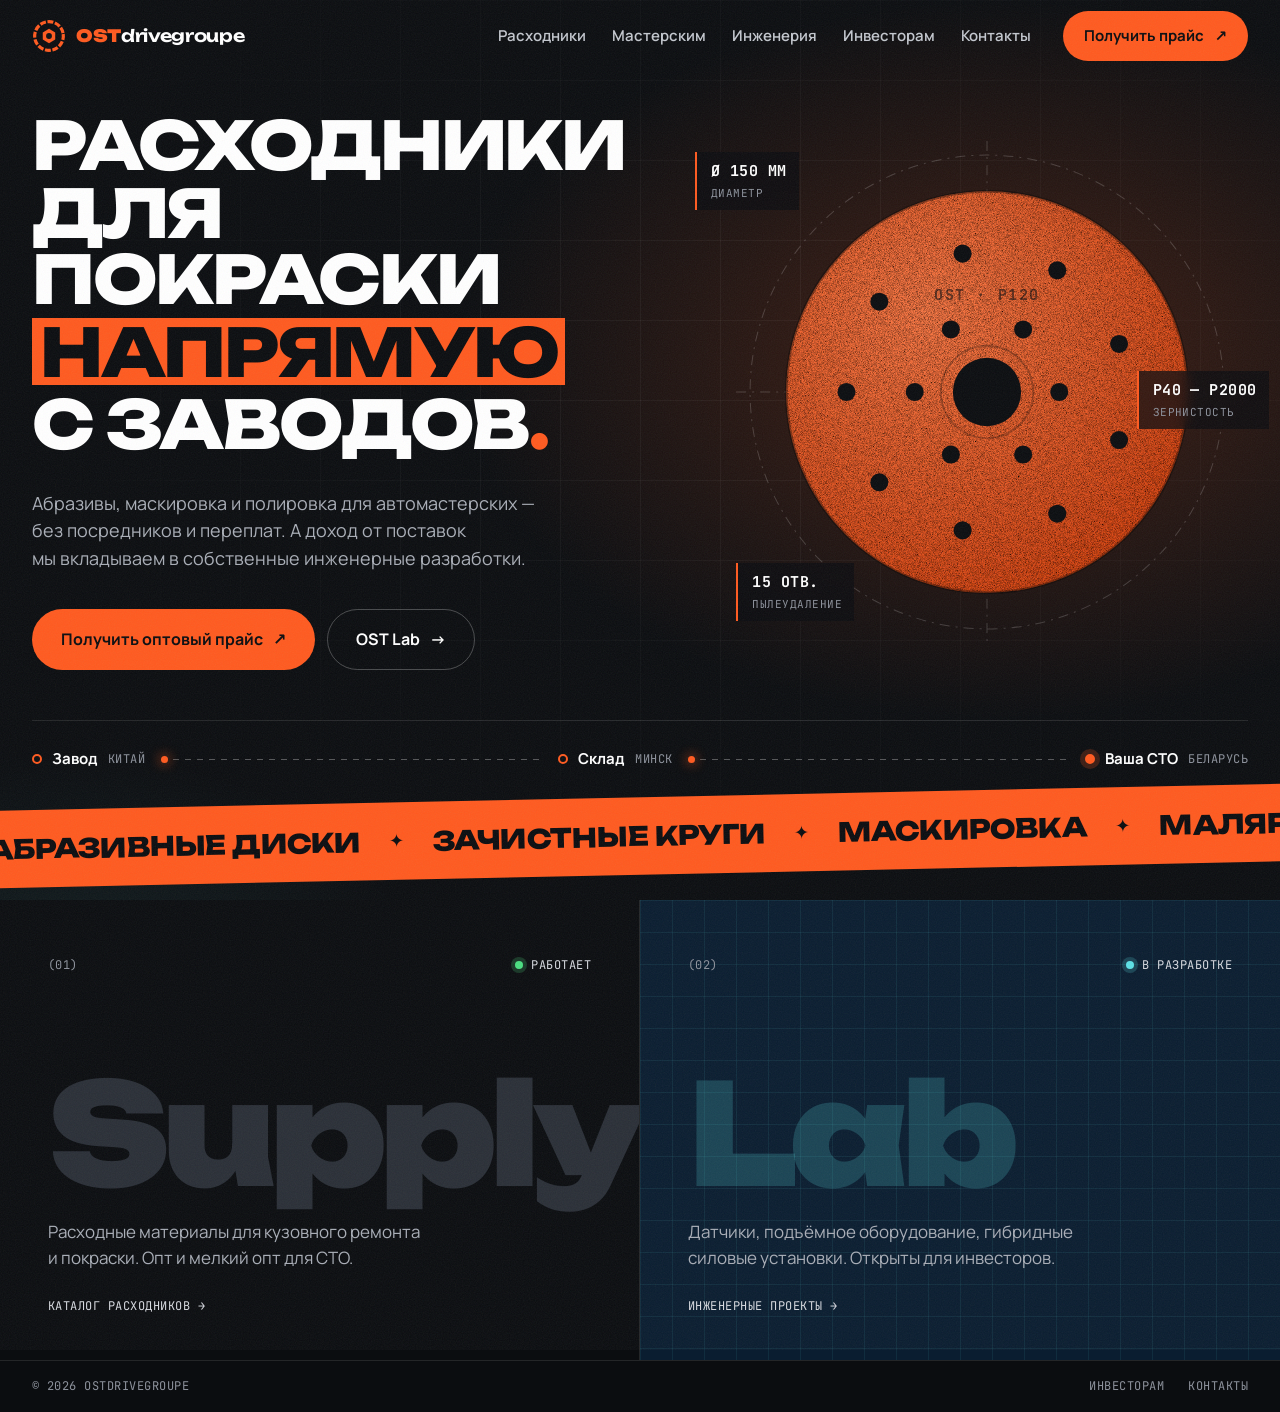
<file: index.html>
<!doctype html>
<html lang="ru">
<head>
  <meta charset="utf-8">
  <meta name="viewport" content="width=device-width, initial-scale=1">
  <title>OSTdrivegroupe — расходники для кузовного ремонта и инженерные проекты</title>
  <meta name="description" content="OSTdrivegroupe: прямые поставки расходных материалов для покраски и кузовного ремонта авто от производителей из Китая. Оптовые цены для автомастерских. Инженерные проекты в области транспорта.">
  <link rel="icon" href="logo.svg" type="image/svg+xml">
  <link rel="preconnect" href="https://fonts.googleapis.com">
  <link rel="preconnect" href="https://fonts.gstatic.com" crossorigin>
  <link href="https://fonts.googleapis.com/css2?family=JetBrains+Mono:wght@400;500;700&family=Manrope:wght@400;500;600;700;800&family=Unbounded:wght@400;600;800;900&display=swap" rel="stylesheet">
  <link rel="stylesheet" href="styles.css">
</head>
<body class="home">

<div class="grain" aria-hidden="true"></div>

<header class="header">
  <div class="container header__inner">
    <a href="index.html" class="brand" aria-label="OSTdrivegroupe — на главную">
      <img src="logo.svg" alt="" width="34" height="34">
      <span class="brand__name"><b>OST</b>drivegroupe</span>
    </a>
    <nav class="nav" id="nav">
      <a href="catalog.html">Расходники</a>
      <a href="workshops.html">Мастерским</a>
      <a href="lab.html">Инженерия</a>
      <a href="investors.html">Инвесторам</a>
      <a href="contacts.html">Контакты</a>
      <a href="contacts.html" data-modal class="btn btn--accent nav__cta">Получить прайс <span class="arr">↗</span></a>
    </nav>
    <a href="contacts.html" data-modal class="btn btn--accent header__cta">Получить прайс <span class="arr">↗</span></a>
    <button class="burger" id="burger" aria-label="Открыть меню" aria-expanded="false"><span></span><span></span></button>
  </div>
</header>

<main>

<!-- ============ ЭКРАН 1 ============ -->
<section class="hero screen" id="top">
  <div class="hero__grid" aria-hidden="true"></div>
  <div class="container hero__wrap">
    <div class="hero__body">
      <div class="hero__text">
        <h1 class="hero__title">
          <span class="line">Расходники</span>
          <span class="line">для покраски</span>
          <span class="line"><span class="outline">напрямую</span></span>
          <span class="line">с заводов<span class="accent">.</span></span>
        </h1>
        <p class="hero__lead">Абразивы, маскировка и&nbsp;полировка для автомастерских — без посредников и&nbsp;переплат. А&nbsp;доход от&nbsp;поставок мы&nbsp;вкладываем в&nbsp;собственные инженерные разработки.</p>
        <div class="hero__actions">
          <a href="contacts.html" data-modal class="btn btn--accent btn--lg">Получить оптовый прайс <span class="arr">↗</span></a>
          <a href="lab.html" class="btn btn--ghost btn--lg">OST Lab <span class="arr">→</span></a>
        </div>
      </div>

      <div class="hero__visual" aria-hidden="true">
        <svg class="disc" viewBox="-260 -260 520 520">
          <defs>
            <filter id="grit" x="-10%" y="-10%" width="120%" height="120%">
              <feTurbulence type="fractalNoise" baseFrequency="1.4" numOctaves="2" seed="3"/>
              <feColorMatrix values="0 0 0 0 0  0 0 0 0 0  0 0 0 0 0  0 0 0 -1.6 1.15"/>
              <feComposite in2="SourceGraphic" operator="in"/>
              <feBlend in="SourceGraphic" mode="multiply"/>
            </filter>
            <radialGradient id="discShade" cx="35%" cy="30%" r="80%">
              <stop offset="0" stop-color="#ff7a45"/>
              <stop offset="1" stop-color="#d9430f"/>
            </radialGradient>
          </defs>
          <g class="disc__axes">
            <line x1="-250" y1="0" x2="250" y2="0"/>
            <line x1="0" y1="-250" x2="0" y2="250"/>
            <circle r="236"/>
          </g>
          <g class="disc__spin">
            <circle r="200" fill="url(#discShade)" filter="url(#grit)"/>
            <circle r="200" class="disc__edge"/>
            <g id="holes"></g>
            <circle r="34" fill="#0b0d10"/>
            <circle r="46" class="disc__ring"/>
            <text class="disc__label" y="-92" text-anchor="middle">OST · P120</text>
          </g>
        </svg>
        <div class="callout callout--1 mono"><b>Ø 150 мм</b><span>диаметр</span></div>
        <div class="callout callout--2 mono"><b>P40 — P2000</b><span>зернистость</span></div>
        <div class="callout callout--3 mono"><b>15 отв.</b><span>пылеудаление</span></div>
      </div>
    </div>

    <div class="route" aria-label="Маршрут поставки: завод в Китае, склад в Минске, ваша СТО">
      <div class="route__point"><i></i><b>Завод</b><span class="mono">Китай</span></div>
      <div class="route__line"><span class="route__dot"></span></div>
      <div class="route__point"><i></i><b>Склад</b><span class="mono">Минск</span></div>
      <div class="route__line"><span class="route__dot route__dot--2"></span></div>
      <div class="route__point route__point--end"><i></i><b>Ваша СТО</b><span class="mono">Беларусь</span></div>
    </div>
  </div>

  <div class="ticker" aria-hidden="true">
    <div class="ticker__track">
      <span>Абразивные диски</span><span>Зачистные круги</span><span>Маскировка</span><span>Малярная лента</span><span>Полировка</span><span>PPS-системы</span><span>СИЗ</span><span>Инструмент</span>
      <span>Абразивные диски</span><span>Зачистные круги</span><span>Маскировка</span><span>Малярная лента</span><span>Полировка</span><span>PPS-системы</span><span>СИЗ</span><span>Инструмент</span>
    </div>
  </div>
</section>

<!-- ============ ЭКРАН 2 ============ -->
<section class="screen screen--dirs" id="directions">
  <div class="dirs">
    <a href="catalog.html" class="dir dir--supply">
      <div class="dir__top mono"><span>(01)</span><span><i class="dot dot--live"></i>Работает</span></div>
      <div class="dir__word">Supply</div>
      <p>Расходные материалы для кузовного ремонта и&nbsp;покраски. Опт и&nbsp;мелкий опт для СТО.</p>
      <span class="dir__more mono">Каталог расходников →</span>
    </a>
    <a href="lab.html" class="dir dir--lab">
      <div class="dir__top mono"><span>(02)</span><span><i class="dot dot--dev"></i>В разработке</span></div>
      <div class="dir__word">Lab</div>
      <p>Датчики, подъёмное оборудование, гибридные силовые установки. Открыты для инвесторов.</p>
      <span class="dir__more mono">Инженерные проекты →</span>
    </a>
  </div>
  <div class="footbar mono">
    <span>© <span class="year"></span> OSTdrivegroupe</span>
    <span class="footbar__links"><a href="investors.html">Инвесторам</a><a href="contacts.html">Контакты</a></span>
  </div>
</section>

</main>

<script src="script.js"></script>
</body>
</html>
</file>
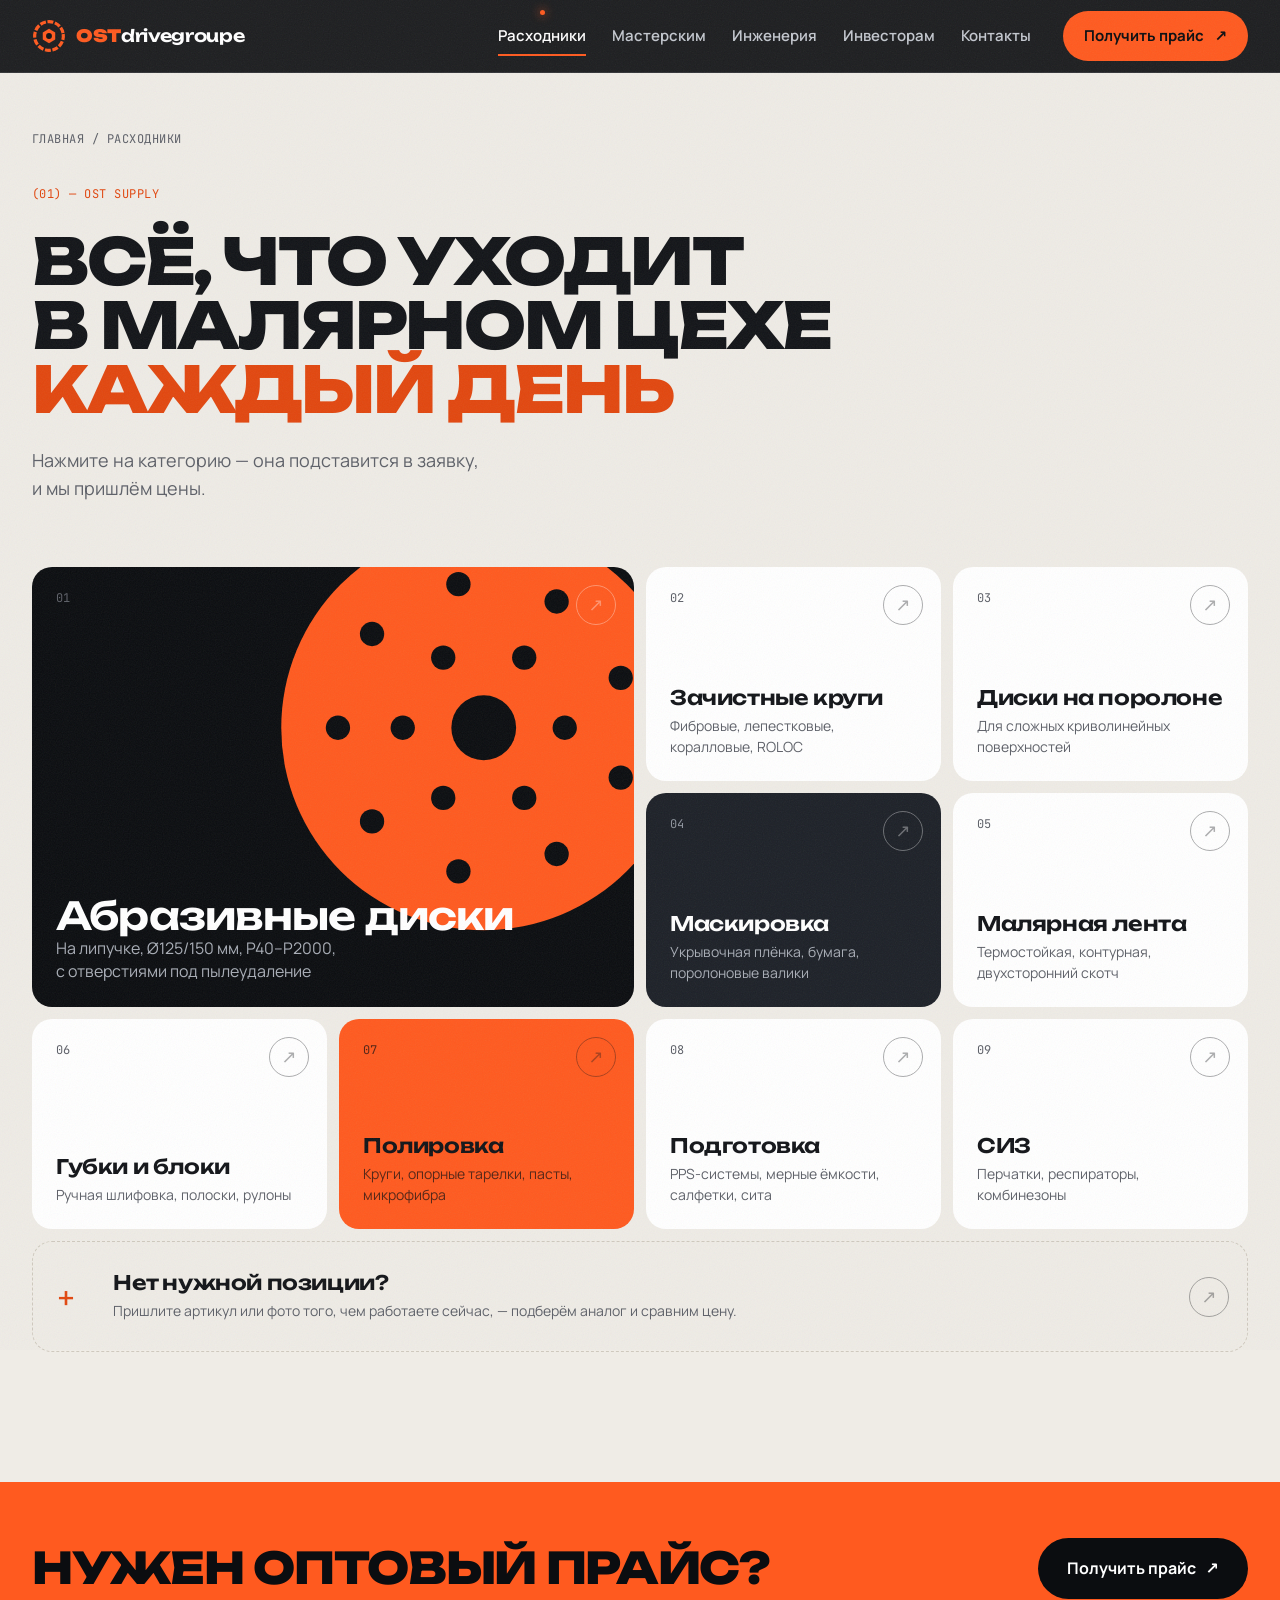
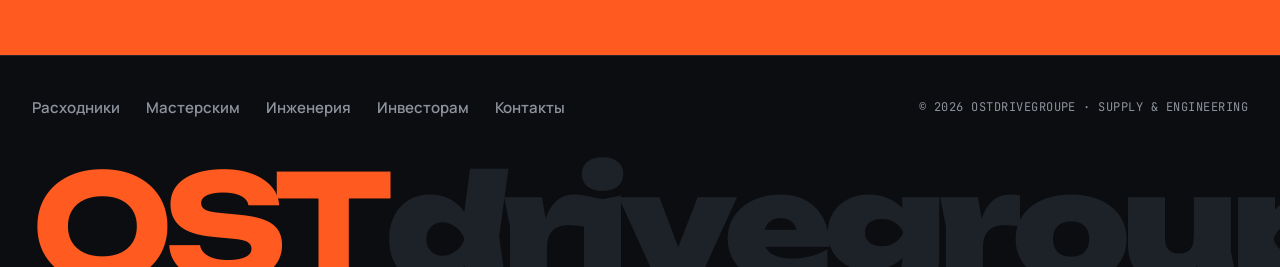
<file: catalog.html>
<!doctype html>
<html lang="ru">
<head>
  <meta charset="utf-8">
  <meta name="viewport" content="width=device-width, initial-scale=1">
  <title>Расходники для покраски авто — OSTdrivegroupe</title>
  <meta name="description" content="Абразивные диски, зачистные круги, маскировка, малярная лента, полировка, СИЗ — оптом для автомастерских напрямую от производителей.">
  <link rel="icon" href="logo.svg" type="image/svg+xml">
  <link rel="preconnect" href="https://fonts.googleapis.com">
  <link rel="preconnect" href="https://fonts.gstatic.com" crossorigin>
  <link href="https://fonts.googleapis.com/css2?family=JetBrains+Mono:wght@400;500;700&family=Manrope:wght@400;500;600;700;800&family=Unbounded:wght@400;600;800;900&display=swap" rel="stylesheet">
  <link rel="stylesheet" href="styles.css">
</head>
<body>

<div class="grain" aria-hidden="true"></div>

<header class="header header--solid">
  <div class="container header__inner">
    <a href="index.html" class="brand" aria-label="OSTdrivegroupe — на главную">
      <img src="logo.svg" alt="" width="34" height="34">
      <span class="brand__name"><b>OST</b>drivegroupe</span>
    </a>
    <nav class="nav" id="nav">
      <a href="catalog.html" class="is-active">Расходники</a>
      <a href="workshops.html">Мастерским</a>
      <a href="lab.html">Инженерия</a>
      <a href="investors.html">Инвесторам</a>
      <a href="contacts.html">Контакты</a>
      <a href="contacts.html" data-modal class="btn btn--accent nav__cta">Получить прайс <span class="arr">↗</span></a>
    </nav>
    <a href="contacts.html" data-modal class="btn btn--accent header__cta">Получить прайс <span class="arr">↗</span></a>
    <button class="burger" id="burger" aria-label="Открыть меню" aria-expanded="false"><span></span><span></span></button>
  </div>
</header>

<main>
<section class="section section--paper page-top">
  <div class="container">
    <div class="head">
      <nav class="crumbs mono"><a href="index.html">Главная</a> / <span>Расходники</span></nav>
      <span class="head__idx mono">(01) — OST Supply</span>
      <h1 class="head__title">Всё, что уходит<br>в&nbsp;малярном цехе<br><span class="accent-dark">каждый день</span></h1>
      <p class="head__lead">Нажмите на&nbsp;категорию — она подставится в&nbsp;заявку, и&nbsp;мы&nbsp;пришлём цены.</p>
    </div>

    <div class="bento">
      <button class="tile tile--hero" data-product="Абразивные диски">
        <span class="tile__no mono">01</span>
        <svg class="tile__art" viewBox="-110 -110 220 220" aria-hidden="true">
          <circle r="100" class="fill"/>
          <g class="holes-sm"></g>
          <circle r="16" class="hole"/>
        </svg>
        <div class="tile__body">
          <h3>Абразивные диски</h3>
          <p>На липучке, Ø125/150 мм, P40–P2000, с&nbsp;отверстиями под пылеудаление</p>
        </div>
        <span class="tile__go">↗</span>
      </button>
      <button class="tile" data-product="Зачистные и фибровые круги">
        <span class="tile__no mono">02</span>
        <h3>Зачистные круги</h3>
        <p>Фибровые, лепестковые, коралловые, ROLOC</p>
        <span class="tile__go">↗</span>
      </button>
      <button class="tile" data-product="Диски на вспененной основе">
        <span class="tile__no mono">03</span>
        <h3>Диски на поролоне</h3>
        <p>Для сложных криволинейных поверхностей</p>
        <span class="tile__go">↗</span>
      </button>
      <button class="tile tile--dark" data-product="Маскировочные материалы">
        <span class="tile__no mono">04</span>
        <h3>Маскировка</h3>
        <p>Укрывочная плёнка, бумага, поролоновые валики</p>
        <span class="tile__go">↗</span>
      </button>
      <button class="tile" data-product="Малярная лента и скотч">
        <span class="tile__no mono">05</span>
        <h3>Малярная лента</h3>
        <p>Термостойкая, контурная, двухсторонний скотч</p>
        <span class="tile__go">↗</span>
      </button>
      <button class="tile" data-product="Шлифовальные губки, блоки, полоски">
        <span class="tile__no mono">06</span>
        <h3>Губки и&nbsp;блоки</h3>
        <p>Ручная шлифовка, полоски, рулоны</p>
        <span class="tile__go">↗</span>
      </button>
      <button class="tile tile--accent" data-product="Полировальные круги и пасты">
        <span class="tile__no mono">07</span>
        <h3>Полировка</h3>
        <p>Круги, опорные тарелки, пасты, микрофибра</p>
        <span class="tile__go">↗</span>
      </button>
      <button class="tile" data-product="Подготовка поверхности и смешивание">
        <span class="tile__no mono">08</span>
        <h3>Подготовка</h3>
        <p>PPS-системы, мерные ёмкости, салфетки, сита</p>
        <span class="tile__go">↗</span>
      </button>
      <button class="tile" data-product="СИЗ: перчатки, маски, комбинезоны">
        <span class="tile__no mono">09</span>
        <h3>СИЗ</h3>
        <p>Перчатки, респираторы, комбинезоны</p>
        <span class="tile__go">↗</span>
      </button>
      <button class="tile tile--wide" data-product="Подбор аналога">
        <span class="tile__no mono">+</span>
        <h3>Нет нужной позиции?</h3>
        <p>Пришлите артикул или фото того, чем работаете сейчас, — подберём аналог и&nbsp;сравним цену.</p>
        <span class="tile__go">↗</span>
      </button>
    </div>
  </div>
</section>

<section class="cta-band">
  <div class="container cta-band__inner">
    <h2>Нужен оптовый прайс?</h2>
    <a href="contacts.html" data-modal class="btn btn--dark btn--lg">Получить прайс <span class="arr">↗</span></a>
  </div>
</section>
</main>

<footer class="footer">
  <div class="container">
    <div class="footer__top">
      <nav class="footer__nav">
        <a href="catalog.html">Расходники</a>
        <a href="workshops.html">Мастерским</a>
        <a href="lab.html">Инженерия</a>
        <a href="investors.html">Инвесторам</a>
        <a href="contacts.html">Контакты</a>
      </nav>
      <p class="mono">© <span class="year"></span> OSTdrivegroupe · Supply &amp; Engineering</p>
    </div>
    <div class="footer__word" aria-hidden="true"><b>OST</b>drivegroupe</div>
  </div>
</footer>

<script src="script.js"></script>
</body>
</html>
</file>
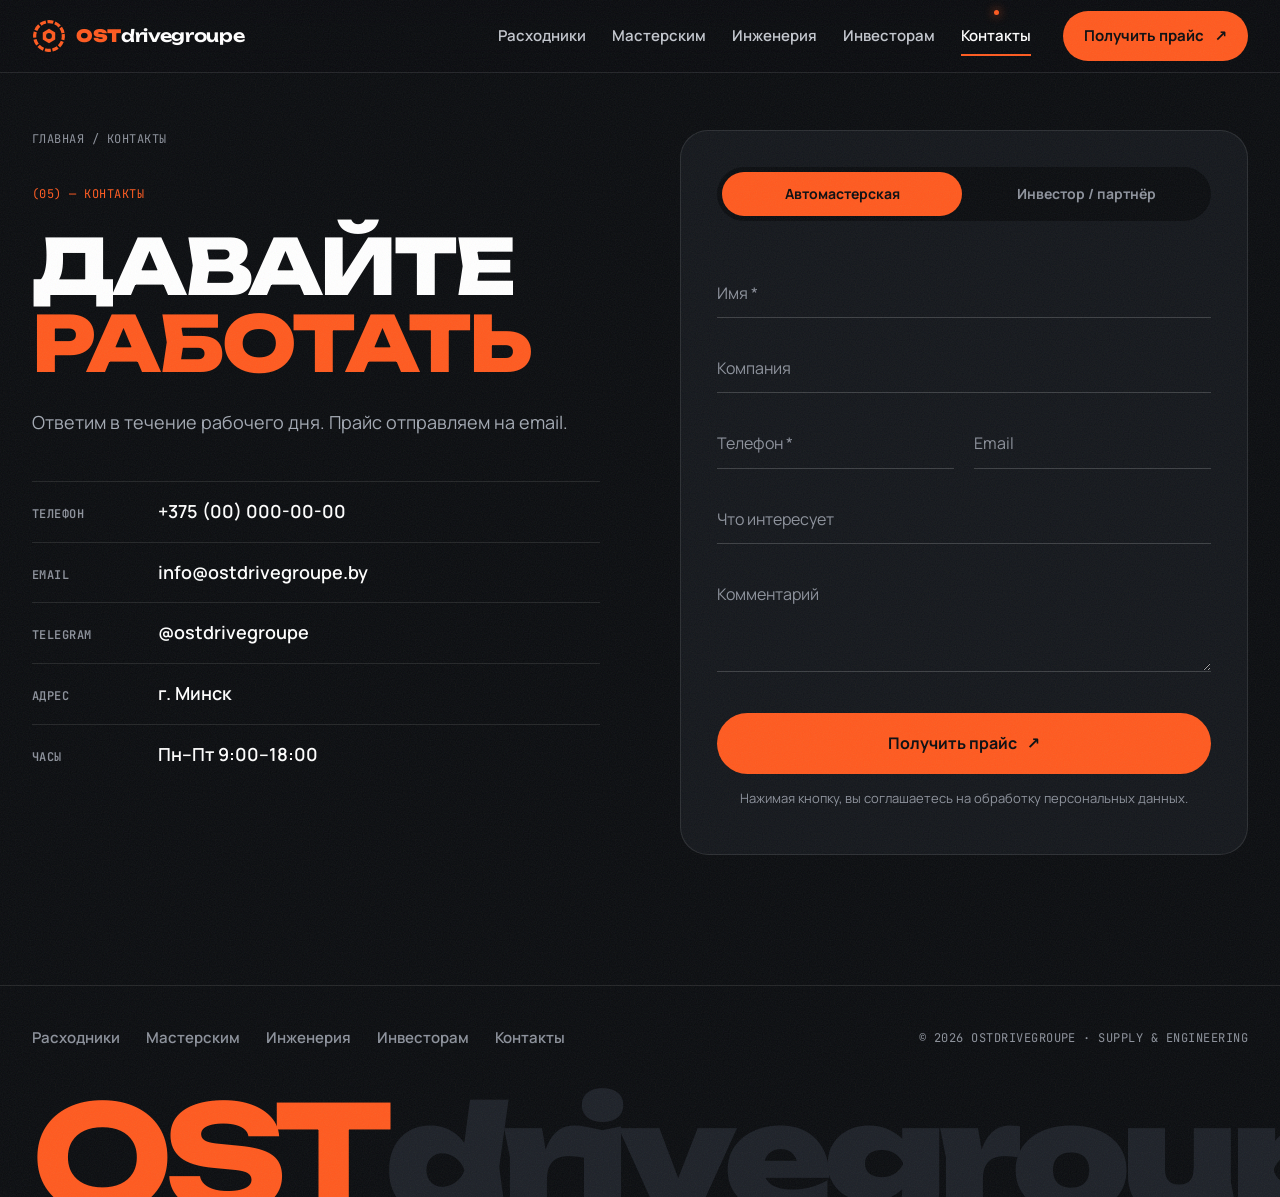
<file: contacts.html>
<!doctype html>
<html lang="ru">
<head>
  <meta charset="utf-8">
  <meta name="viewport" content="width=device-width, initial-scale=1">
  <title>Контакты — OSTdrivegroupe</title>
  <meta name="description" content="Свяжитесь с OSTdrivegroupe: оптовый прайс на расходники для автомастерских, сотрудничество и инвестиции.">
  <link rel="icon" href="logo.svg" type="image/svg+xml">
  <link rel="preconnect" href="https://fonts.googleapis.com">
  <link rel="preconnect" href="https://fonts.gstatic.com" crossorigin>
  <link href="https://fonts.googleapis.com/css2?family=JetBrains+Mono:wght@400;500;700&family=Manrope:wght@400;500;600;700;800&family=Unbounded:wght@400;600;800;900&display=swap" rel="stylesheet">
  <link rel="stylesheet" href="styles.css">
</head>
<body>

<div class="grain" aria-hidden="true"></div>

<header class="header header--solid">
  <div class="container header__inner">
    <a href="index.html" class="brand" aria-label="OSTdrivegroupe — на главную">
      <img src="logo.svg" alt="" width="34" height="34">
      <span class="brand__name"><b>OST</b>drivegroupe</span>
    </a>
    <nav class="nav" id="nav">
      <a href="catalog.html">Расходники</a>
      <a href="workshops.html">Мастерским</a>
      <a href="lab.html">Инженерия</a>
      <a href="investors.html">Инвесторам</a>
      <a href="contacts.html" class="is-active">Контакты</a>
      <a href="contacts.html" data-modal class="btn btn--accent nav__cta">Получить прайс <span class="arr">↗</span></a>
    </nav>
    <a href="contacts.html" data-modal class="btn btn--accent header__cta">Получить прайс <span class="arr">↗</span></a>
    <button class="burger" id="burger" aria-label="Открыть меню" aria-expanded="false"><span></span><span></span></button>
  </div>
</header>

<main>
<section class="section section--ink page-top">
  <div class="container contacts">
    <div class="contacts__info">
      <nav class="crumbs mono"><a href="index.html">Главная</a> / <span>Контакты</span></nav>
      <span class="head__idx mono">(05) — Контакты</span>
      <h1 class="head__title">Давайте<br><span class="accent">работать</span></h1>
      <p class="head__lead">Ответим в&nbsp;течение рабочего дня. Прайс отправляем на&nbsp;email.</p>
      <!-- TODO: заменить на реальные контакты -->
      <ul class="contacts__list">
        <li><span class="mono">Телефон</span><a href="tel:+375000000000">+375 (00) 000-00-00</a></li>
        <li><span class="mono">Email</span><a href="mailto:info@ostdrivegroupe.by">info@ostdrivegroupe.by</a></li>
        <li><span class="mono">Telegram</span><a href="https://t.me/ostdrivegroupe">@ostdrivegroupe</a></li>
        <li><span class="mono">Адрес</span>г. Минск</li>
        <li><span class="mono">Часы</span>Пн–Пт 9:00–18:00</li>
      </ul>
    </div>

    <form class="form" id="form" novalidate>
      <div class="tabs" role="tablist">
        <button type="button" class="tab is-active" data-tab="workshop" role="tab" aria-selected="true">Автомастерская</button>
        <button type="button" class="tab" data-tab="partner" role="tab" aria-selected="false">Инвестор / партнёр</button>
      </div>
      <input type="hidden" name="type" value="workshop">

      <label class="field"><input name="name" required autocomplete="name" placeholder=" "><span>Имя *</span></label>
      <label class="field"><input name="company" autocomplete="organization" placeholder=" "><span>Компания</span></label>
      <div class="field-row">
        <label class="field"><input name="phone" type="tel" required autocomplete="tel" placeholder=" "><span>Телефон *</span></label>
        <label class="field"><input name="email" type="email" autocomplete="email" placeholder=" "><span>Email</span></label>
      </div>
      <label class="field" data-only="workshop"><input name="product" placeholder=" "><span>Что интересует</span></label>
      <label class="field"><textarea name="message" rows="3" placeholder=" "></textarea><span>Комментарий</span></label>

      <button class="btn btn--accent btn--lg btn--block form__submit" type="submit">Получить прайс <span class="arr">↗</span></button>
      <p class="form__hint">Нажимая кнопку, вы соглашаетесь на обработку персональных данных.</p>
      <p class="form__status" role="status"></p>
    </form>
  </div>
</section>
</main>

<footer class="footer">
  <div class="container">
    <div class="footer__top">
      <nav class="footer__nav">
        <a href="catalog.html">Расходники</a>
        <a href="workshops.html">Мастерским</a>
        <a href="lab.html">Инженерия</a>
        <a href="investors.html">Инвесторам</a>
        <a href="contacts.html">Контакты</a>
      </nav>
      <p class="mono">© <span class="year"></span> OSTdrivegroupe · Supply &amp; Engineering</p>
    </div>
    <div class="footer__word" aria-hidden="true"><b>OST</b>drivegroupe</div>
  </div>
</footer>

<script src="script.js"></script>
</body>
</html>
</file>
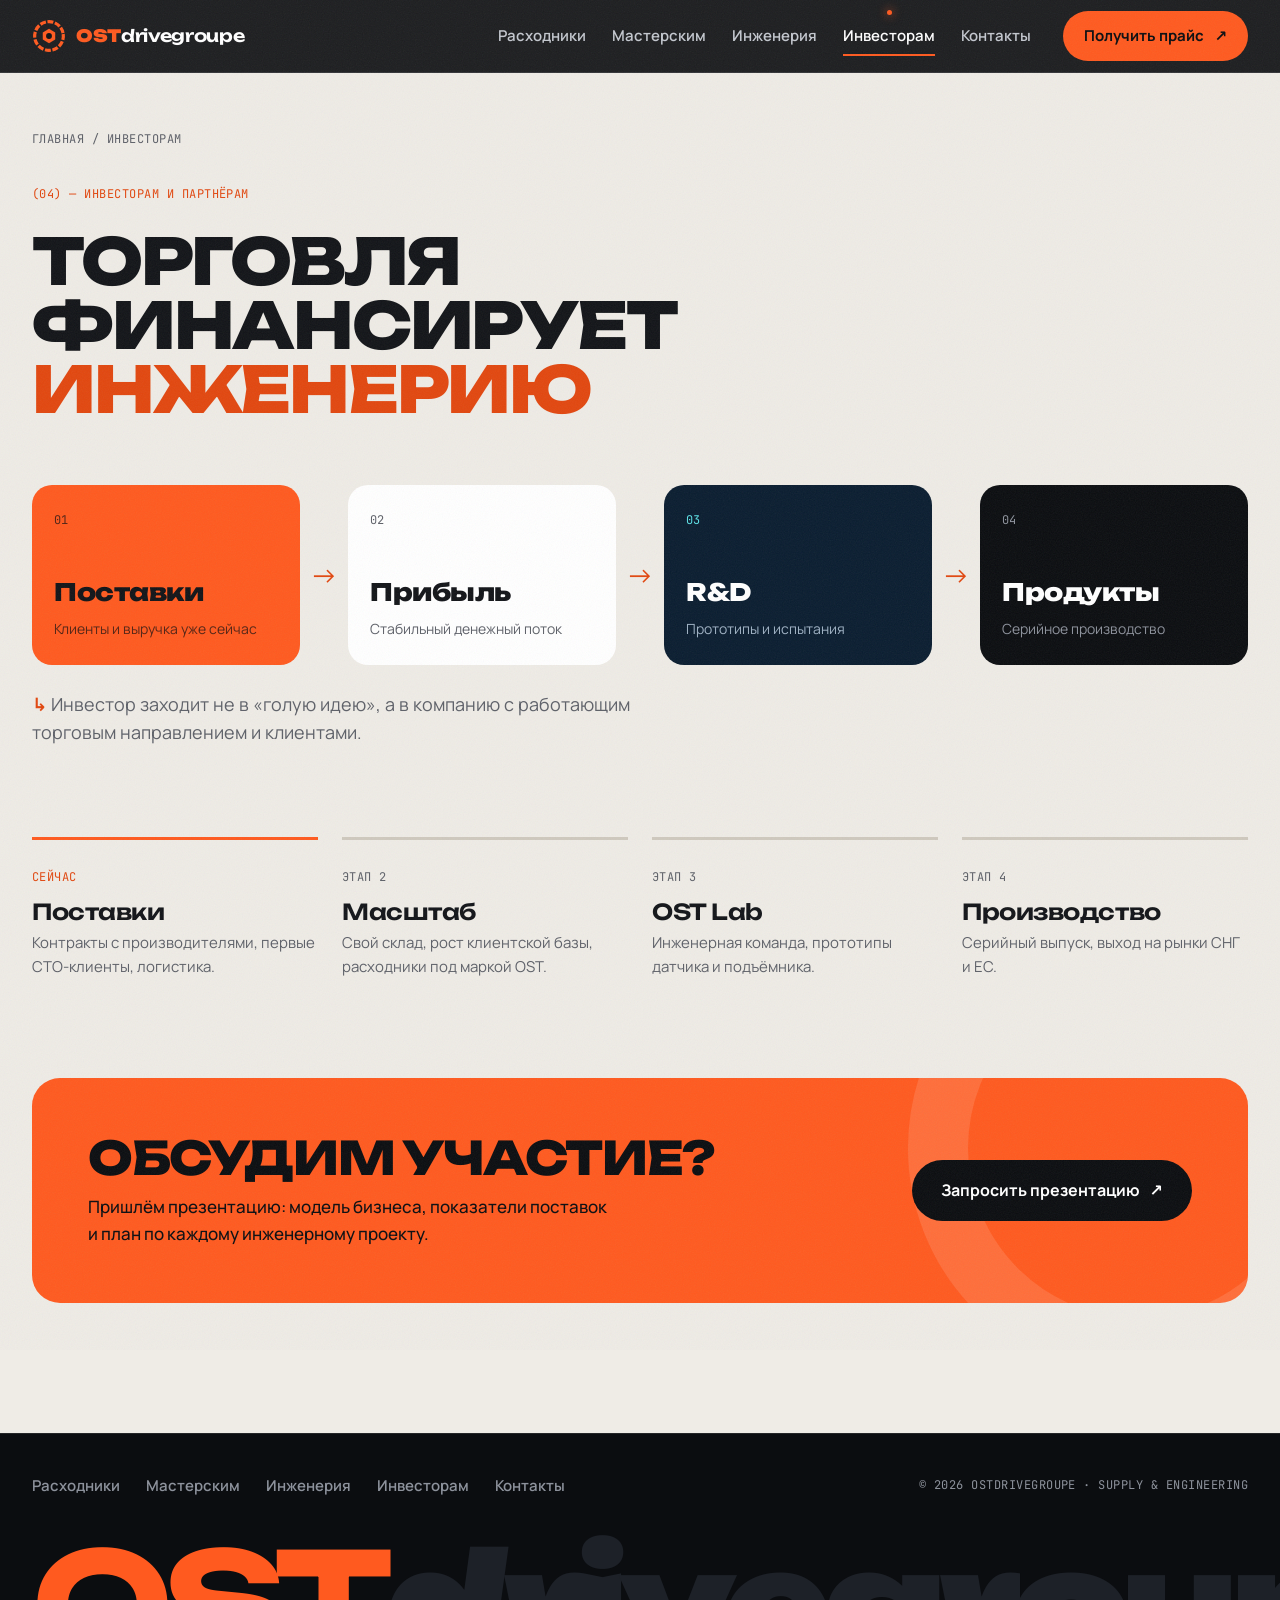
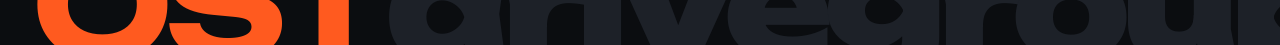
<file: investors.html>
<!doctype html>
<html lang="ru">
<head>
  <meta charset="utf-8">
  <meta name="viewport" content="width=device-width, initial-scale=1">
  <title>Инвесторам и партнёрам — OSTdrivegroupe</title>
  <meta name="description" content="Модель OSTdrivegroupe: поставки расходников финансируют инженерные разработки. План развития и условия участия для инвесторов.">
  <link rel="icon" href="logo.svg" type="image/svg+xml">
  <link rel="preconnect" href="https://fonts.googleapis.com">
  <link rel="preconnect" href="https://fonts.gstatic.com" crossorigin>
  <link href="https://fonts.googleapis.com/css2?family=JetBrains+Mono:wght@400;500;700&family=Manrope:wght@400;500;600;700;800&family=Unbounded:wght@400;600;800;900&display=swap" rel="stylesheet">
  <link rel="stylesheet" href="styles.css">
</head>
<body>

<div class="grain" aria-hidden="true"></div>

<header class="header header--solid">
  <div class="container header__inner">
    <a href="index.html" class="brand" aria-label="OSTdrivegroupe — на главную">
      <img src="logo.svg" alt="" width="34" height="34">
      <span class="brand__name"><b>OST</b>drivegroupe</span>
    </a>
    <nav class="nav" id="nav">
      <a href="catalog.html">Расходники</a>
      <a href="workshops.html">Мастерским</a>
      <a href="lab.html">Инженерия</a>
      <a href="investors.html" class="is-active">Инвесторам</a>
      <a href="contacts.html">Контакты</a>
      <a href="contacts.html" data-modal class="btn btn--accent nav__cta">Получить прайс <span class="arr">↗</span></a>
    </nav>
    <a href="contacts.html" data-modal class="btn btn--accent header__cta">Получить прайс <span class="arr">↗</span></a>
    <button class="burger" id="burger" aria-label="Открыть меню" aria-expanded="false"><span></span><span></span></button>
  </div>
</header>

<main>
<section class="section section--paper page-top">
  <div class="container">
    <div class="head">
      <nav class="crumbs mono"><a href="index.html">Главная</a> / <span>Инвесторам</span></nav>
      <span class="head__idx mono">(04) — Инвесторам и партнёрам</span>
      <h1 class="head__title">Торговля<br>финансирует<br><span class="accent-dark">инженерию</span></h1>
    </div>

    <div class="cycle">
      <div class="cycle__node cycle__node--supply"><span class="mono">01</span><b>Поставки</b><p>Клиенты и&nbsp;выручка уже сейчас</p></div>
      <div class="cycle__arrow" aria-hidden="true">→</div>
      <div class="cycle__node"><span class="mono">02</span><b>Прибыль</b><p>Стабильный денежный поток</p></div>
      <div class="cycle__arrow" aria-hidden="true">→</div>
      <div class="cycle__node cycle__node--lab"><span class="mono">03</span><b>R&amp;D</b><p>Прототипы и&nbsp;испытания</p></div>
      <div class="cycle__arrow" aria-hidden="true">→</div>
      <div class="cycle__node cycle__node--dark"><span class="mono">04</span><b>Продукты</b><p>Серийное производство</p></div>
    </div>
    <p class="cycle__note">Инвестор заходит не&nbsp;в&nbsp;«голую идею», а&nbsp;в&nbsp;компанию с&nbsp;работающим торговым направлением и&nbsp;клиентами.</p>

    <ol class="roadmap">
      <li class="is-now"><span class="mono">Сейчас</span><h3>Поставки</h3><p>Контракты с&nbsp;производителями, первые СТО-клиенты, логистика.</p></li>
      <li><span class="mono">Этап 2</span><h3>Масштаб</h3><p>Свой склад, рост клиентской базы, расходники под маркой OST.</p></li>
      <li><span class="mono">Этап 3</span><h3>OST Lab</h3><p>Инженерная команда, прототипы датчика и&nbsp;подъёмника.</p></li>
      <li><span class="mono">Этап 4</span><h3>Производство</h3><p>Серийный выпуск, выход на&nbsp;рынки СНГ и&nbsp;ЕС.</p></li>
    </ol>

    <div class="invest">
      <div class="invest__text">
        <h3>Обсудим участие?</h3>
        <p>Пришлём презентацию: модель бизнеса, показатели поставок и&nbsp;план по&nbsp;каждому инженерному проекту.</p>
      </div>
      <a href="contacts.html?type=partner" data-modal data-tab="partner" class="btn btn--dark btn--lg">Запросить презентацию <span class="arr">↗</span></a>
    </div>
  </div>
</section>
</main>

<footer class="footer">
  <div class="container">
    <div class="footer__top">
      <nav class="footer__nav">
        <a href="catalog.html">Расходники</a>
        <a href="workshops.html">Мастерским</a>
        <a href="lab.html">Инженерия</a>
        <a href="investors.html">Инвесторам</a>
        <a href="contacts.html">Контакты</a>
      </nav>
      <p class="mono">© <span class="year"></span> OSTdrivegroupe · Supply &amp; Engineering</p>
    </div>
    <div class="footer__word" aria-hidden="true"><b>OST</b>drivegroupe</div>
  </div>
</footer>

<script src="script.js"></script>
</body>
</html>
</file>
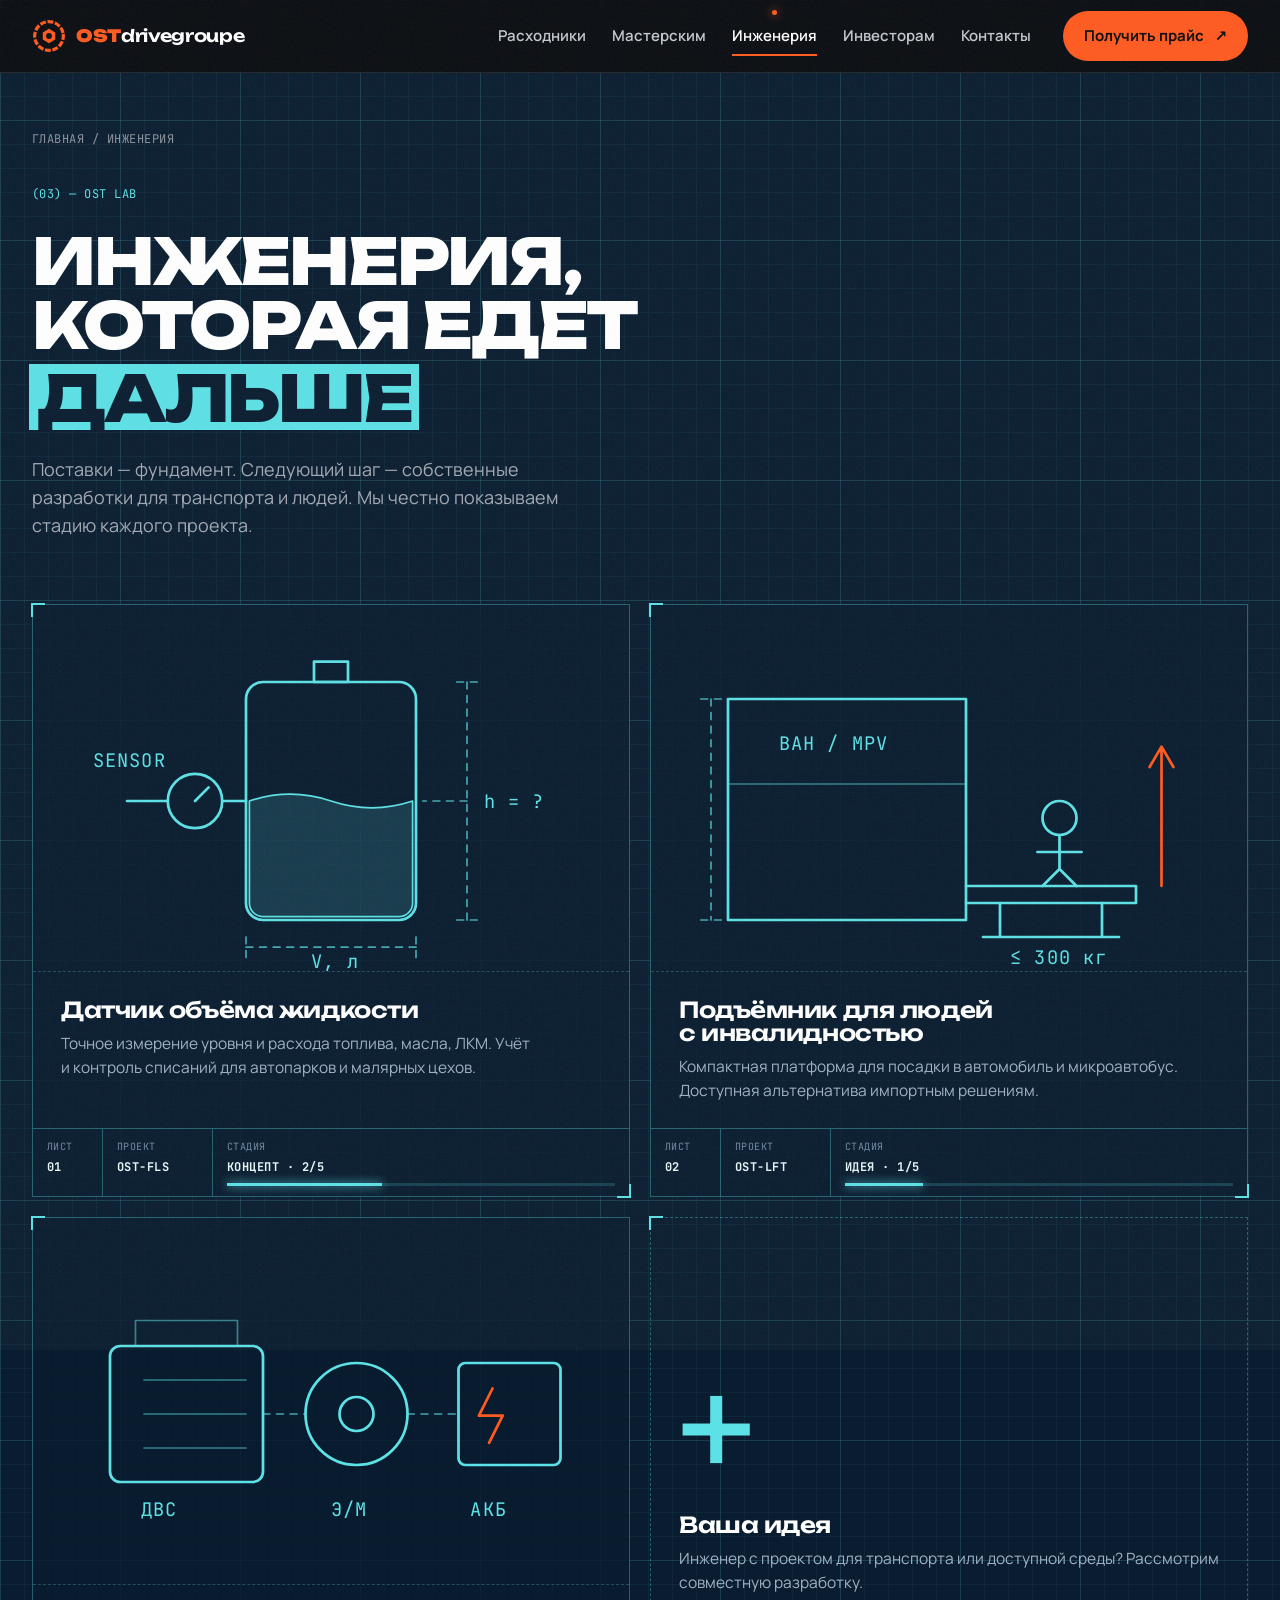
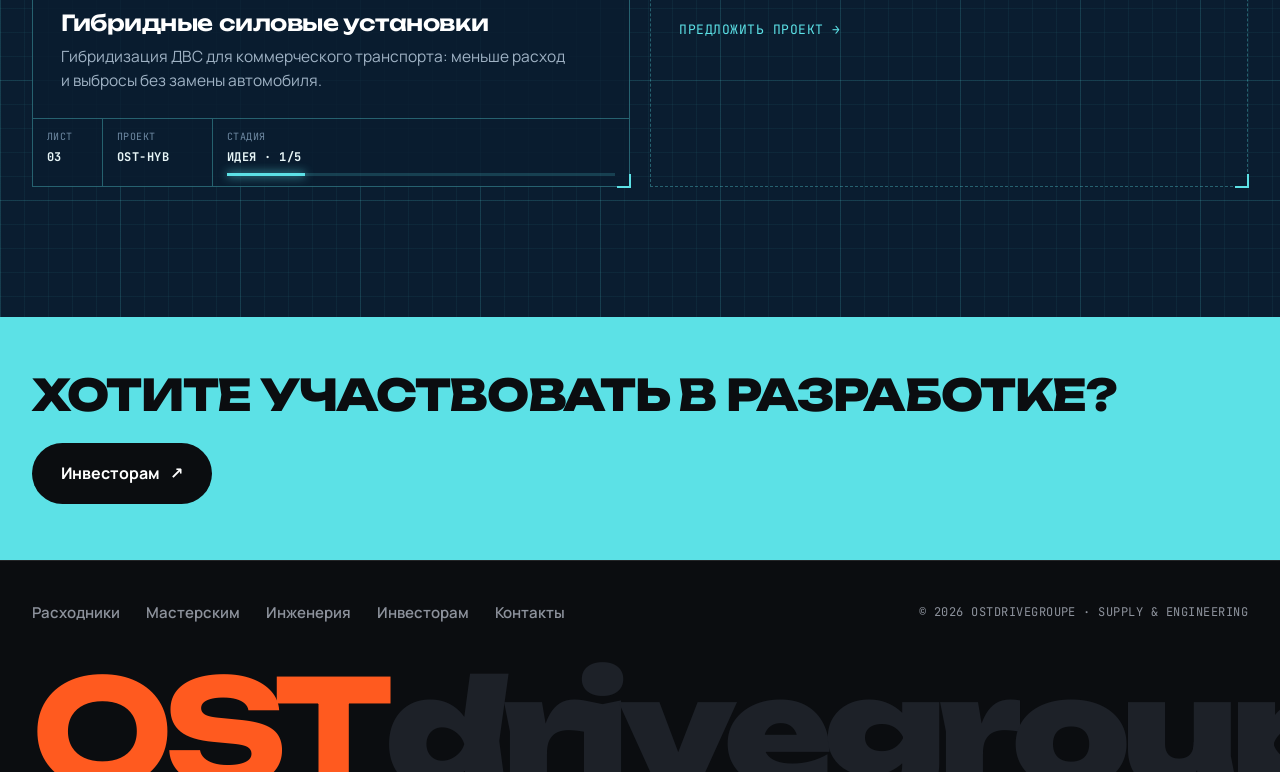
<file: lab.html>
<!doctype html>
<html lang="ru">
<head>
  <meta charset="utf-8">
  <meta name="viewport" content="width=device-width, initial-scale=1">
  <title>OST Lab — инженерные проекты OSTdrivegroupe</title>
  <meta name="description" content="Инженерные проекты OSTdrivegroupe: датчик объёма жидкости, подъёмник для людей с инвалидностью, гибридные силовые установки.">
  <link rel="icon" href="logo.svg" type="image/svg+xml">
  <link rel="preconnect" href="https://fonts.googleapis.com">
  <link rel="preconnect" href="https://fonts.gstatic.com" crossorigin>
  <link href="https://fonts.googleapis.com/css2?family=JetBrains+Mono:wght@400;500;700&family=Manrope:wght@400;500;600;700;800&family=Unbounded:wght@400;600;800;900&display=swap" rel="stylesheet">
  <link rel="stylesheet" href="styles.css">
</head>
<body>

<div class="grain" aria-hidden="true"></div>

<header class="header header--solid">
  <div class="container header__inner">
    <a href="index.html" class="brand" aria-label="OSTdrivegroupe — на главную">
      <img src="logo.svg" alt="" width="34" height="34">
      <span class="brand__name"><b>OST</b>drivegroupe</span>
    </a>
    <nav class="nav" id="nav">
      <a href="catalog.html">Расходники</a>
      <a href="workshops.html">Мастерским</a>
      <a href="lab.html" class="is-active">Инженерия</a>
      <a href="investors.html">Инвесторам</a>
      <a href="contacts.html">Контакты</a>
      <a href="contacts.html" data-modal class="btn btn--accent nav__cta">Получить прайс <span class="arr">↗</span></a>
    </nav>
    <a href="contacts.html" data-modal class="btn btn--accent header__cta">Получить прайс <span class="arr">↗</span></a>
    <button class="burger" id="burger" aria-label="Открыть меню" aria-expanded="false"><span></span><span></span></button>
  </div>
</header>

<main>
<section class="section section--blueprint page-top">
  <div class="bp-grid" aria-hidden="true"></div>
  <div class="container">
    <div class="head">
      <nav class="crumbs mono"><a href="index.html">Главная</a> / <span>Инженерия</span></nav>
      <span class="head__idx mono">(03) — OST Lab</span>
      <h1 class="head__title">Инженерия,<br>которая едет <span class="outline outline--lab">дальше</span></h1>
      <p class="head__lead">Поставки — фундамент. Следующий шаг — собственные разработки для транспорта и&nbsp;людей. Мы&nbsp;честно показываем стадию каждого проекта.</p>
    </div>

    <div class="sheets">
      <article class="sheet">
        <svg class="sheet__draw" viewBox="0 0 320 200" aria-hidden="true">
          <rect x="110" y="30" width="100" height="140" rx="10"/>
          <path class="liquid" d="M112 100 q24 -8 48 0 t48 0 V160 a8 8 0 0 1 -8 8 H120 a8 8 0 0 1 -8 -8z"/>
          <rect x="150" y="18" width="20" height="12"/>
          <path class="dim" d="M240 30 V170 M234 30 h12 M234 170 h12 M240 100 h-26"/>
          <text x="250" y="104" class="t">h = ?</text>
          <path class="dim" d="M110 186 H210 M110 180 v12 M210 180 v12"/>
          <text x="148" y="198" class="t">V, л</text>
          <circle cx="80" cy="100" r="16"/><path d="M80 100 l8 -8 M64 100 H40 M96 100 H110"/>
          <text x="20" y="80" class="t">SENSOR</text>
        </svg>
        <div class="sheet__body">
          <h3>Датчик объёма жидкости</h3>
          <p>Точное измерение уровня и&nbsp;расхода топлива, масла, ЛКМ. Учёт и&nbsp;контроль списаний для автопарков и&nbsp;малярных цехов.</p>
        </div>
        <div class="stamp mono">
          <div><span>Лист</span><b>01</b></div>
          <div><span>Проект</span><b>OST-FLS</b></div>
          <div class="stamp__stage" data-stage="2"><span>Стадия</span><b></b><i></i></div>
        </div>
      </article>

      <article class="sheet">
        <svg class="sheet__draw" viewBox="0 0 320 200" aria-hidden="true">
          <path d="M30 40 H170 V170 H30z"/>
          <path d="M30 90 H170" class="thin"/>
          <path d="M170 150 H270 V160 H170"/>
          <path d="M190 160 V180 M250 160 V180 M180 180 H260"/>
          <path class="arrow-up" d="M285 150 V70 M278 80 L285 68 L292 80"/>
          <circle cx="225" cy="110" r="10"/><path d="M225 120 v20 M212 130 h26 M225 140 l-10 10 M225 140 l10 10"/>
          <path class="dim" d="M20 40 V170 M14 40 h12 M14 170 h12"/>
          <text x="60" y="70" class="t">ВАН / MPV</text>
          <text x="196" y="196" class="t">≤ 300 кг</text>
        </svg>
        <div class="sheet__body">
          <h3>Подъёмник для людей с&nbsp;инвалидностью</h3>
          <p>Компактная платформа для посадки в&nbsp;автомобиль и&nbsp;микроавтобус. Доступная альтернатива импортным решениям.</p>
        </div>
        <div class="stamp mono">
          <div><span>Лист</span><b>02</b></div>
          <div><span>Проект</span><b>OST-LFT</b></div>
          <div class="stamp__stage" data-stage="1"><span>Стадия</span><b></b><i></i></div>
        </div>
      </article>

      <article class="sheet">
        <svg class="sheet__draw" viewBox="0 0 320 200" aria-hidden="true">
          <rect x="30" y="60" width="90" height="80" rx="6"/>
          <path d="M45 60 V45 H105 V60 M50 80 h60 M50 100 h60 M50 120 h60" class="thin"/>
          <text x="48" y="160" class="t">ДВС</text>
          <circle cx="175" cy="100" r="30"/><circle cx="175" cy="100" r="10"/>
          <text x="160" y="160" class="t">Э/М</text>
          <rect x="235" y="70" width="60" height="60" rx="4"/>
          <path d="M255 85 l-8 16 h14 l-8 16" class="bolt"/>
          <text x="242" y="160" class="t">АКБ</text>
          <path class="dim" d="M120 100 H145 M205 100 H235"/>
        </svg>
        <div class="sheet__body">
          <h3>Гибридные силовые установки</h3>
          <p>Гибридизация ДВС для коммерческого транспорта: меньше расход и&nbsp;выбросы без замены автомобиля.</p>
        </div>
        <div class="stamp mono">
          <div><span>Лист</span><b>03</b></div>
          <div><span>Проект</span><b>OST-HYB</b></div>
          <div class="stamp__stage" data-stage="1"><span>Стадия</span><b></b><i></i></div>
        </div>
      </article>

      <a href="contacts.html?type=partner" data-modal data-tab="partner" class="sheet sheet--open">
        <div class="sheet__plus">+</div>
        <div class="sheet__body">
          <h3>Ваша идея</h3>
          <p>Инженер с&nbsp;проектом для транспорта или доступной среды? Рассмотрим совместную разработку.</p>
        </div>
        <span class="link-lab mono">Предложить проект →</span>
      </a>
    </div>
  </div>
</section>

<section class="cta-band cta-band--lab">
  <div class="container cta-band__inner">
    <h2>Хотите участвовать в&nbsp;разработке?</h2>
    <a href="investors.html" class="btn btn--dark btn--lg">Инвесторам <span class="arr">↗</span></a>
  </div>
</section>
</main>

<footer class="footer">
  <div class="container">
    <div class="footer__top">
      <nav class="footer__nav">
        <a href="catalog.html">Расходники</a>
        <a href="workshops.html">Мастерским</a>
        <a href="lab.html">Инженерия</a>
        <a href="investors.html">Инвесторам</a>
        <a href="contacts.html">Контакты</a>
      </nav>
      <p class="mono">© <span class="year"></span> OSTdrivegroupe · Supply &amp; Engineering</p>
    </div>
    <div class="footer__word" aria-hidden="true"><b>OST</b>drivegroupe</div>
  </div>
</footer>

<script src="script.js"></script>
</body>
</html>
</file>
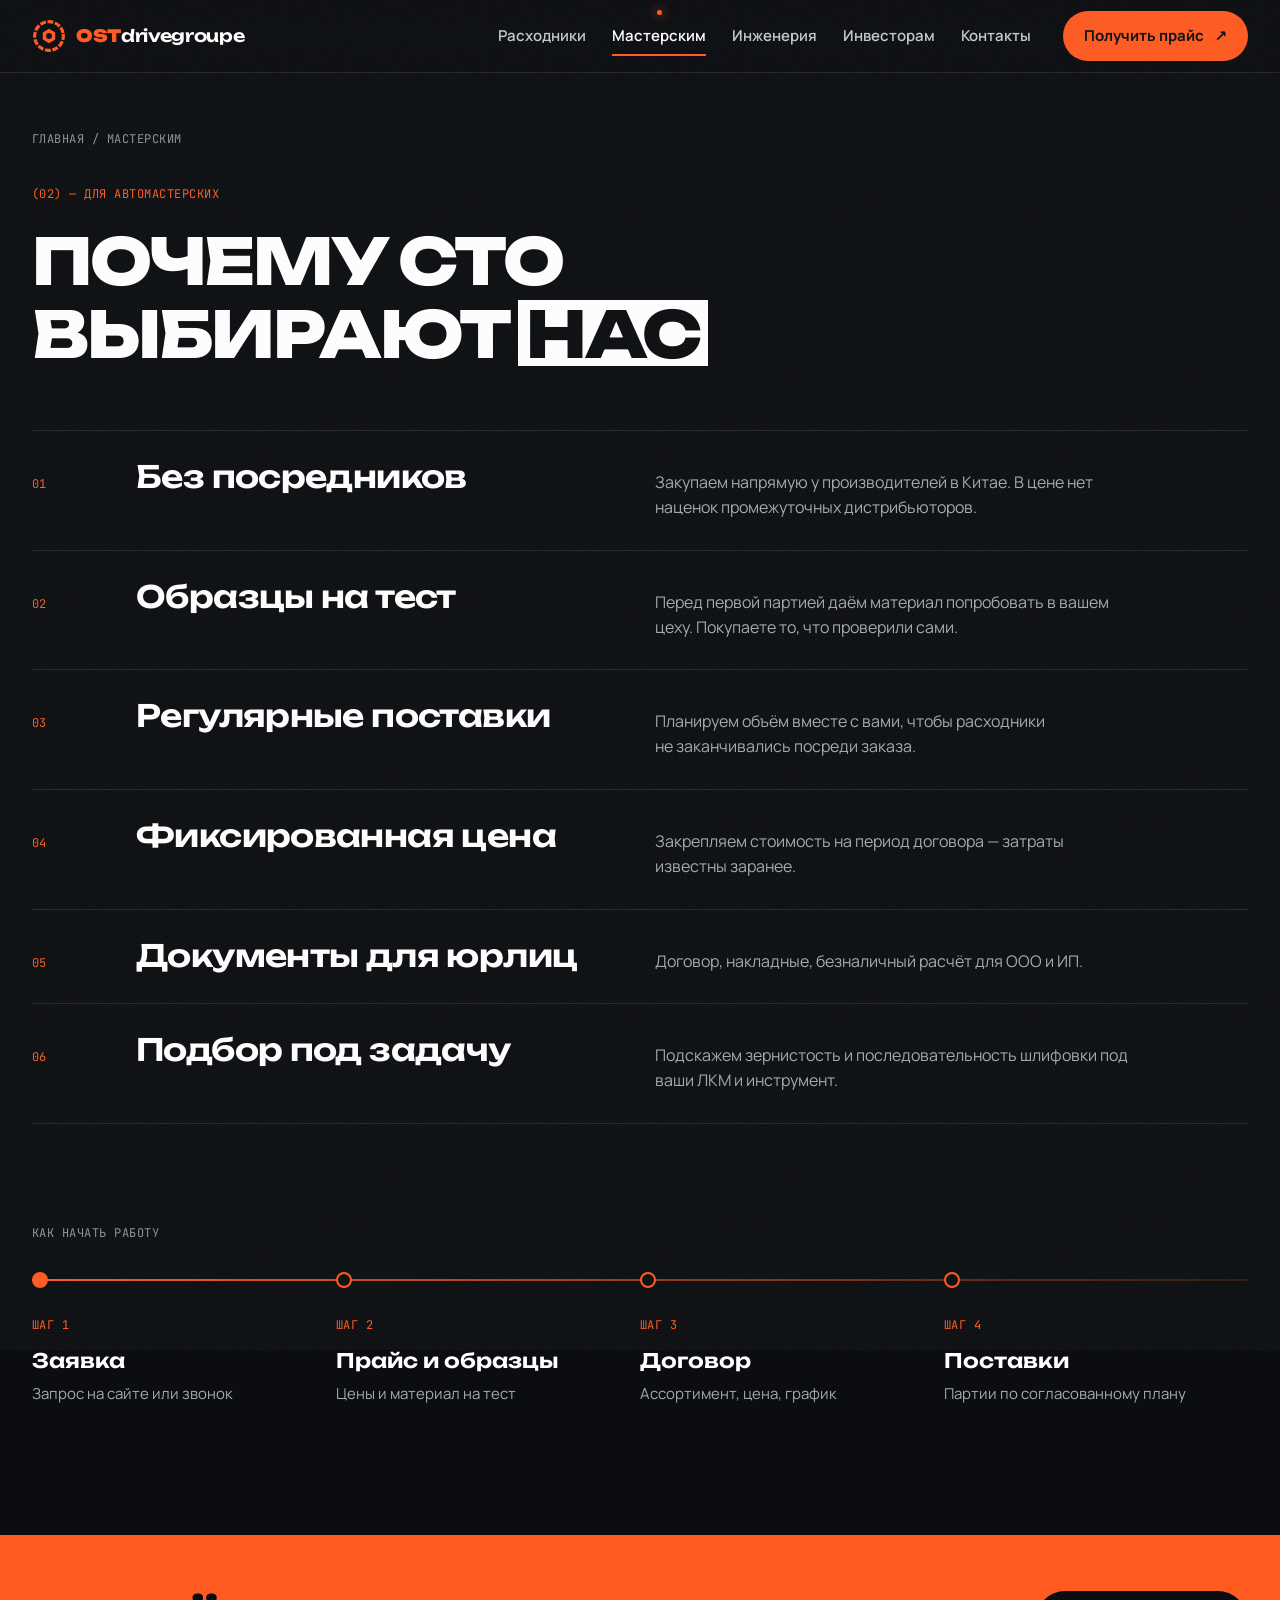
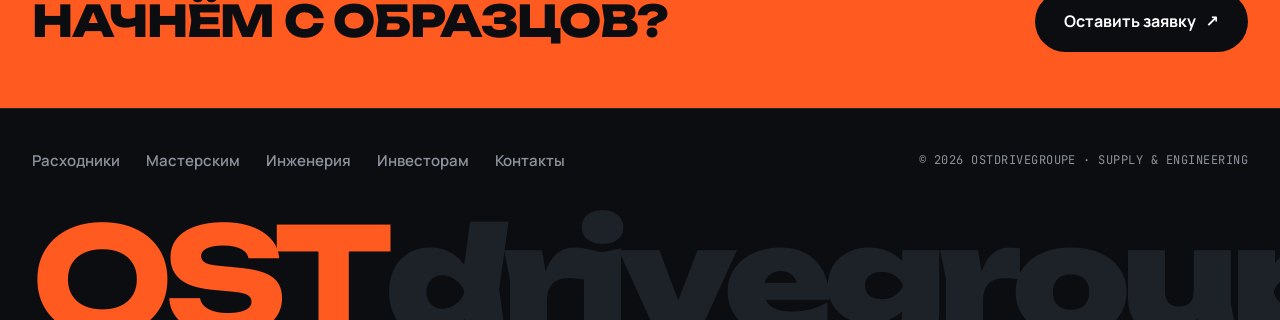
<file: workshops.html>
<!doctype html>
<html lang="ru">
<head>
  <meta charset="utf-8">
  <meta name="viewport" content="width=device-width, initial-scale=1">
  <title>Автомастерским — OSTdrivegroupe</title>
  <meta name="description" content="Условия работы OSTdrivegroupe с автомастерскими: прямые поставки, образцы на тест, фиксированная цена, документы для юрлиц.">
  <link rel="icon" href="logo.svg" type="image/svg+xml">
  <link rel="preconnect" href="https://fonts.googleapis.com">
  <link rel="preconnect" href="https://fonts.gstatic.com" crossorigin>
  <link href="https://fonts.googleapis.com/css2?family=JetBrains+Mono:wght@400;500;700&family=Manrope:wght@400;500;600;700;800&family=Unbounded:wght@400;600;800;900&display=swap" rel="stylesheet">
  <link rel="stylesheet" href="styles.css">
</head>
<body>

<div class="grain" aria-hidden="true"></div>

<header class="header header--solid">
  <div class="container header__inner">
    <a href="index.html" class="brand" aria-label="OSTdrivegroupe — на главную">
      <img src="logo.svg" alt="" width="34" height="34">
      <span class="brand__name"><b>OST</b>drivegroupe</span>
    </a>
    <nav class="nav" id="nav">
      <a href="catalog.html">Расходники</a>
      <a href="workshops.html" class="is-active">Мастерским</a>
      <a href="lab.html">Инженерия</a>
      <a href="investors.html">Инвесторам</a>
      <a href="contacts.html">Контакты</a>
      <a href="contacts.html" data-modal class="btn btn--accent nav__cta">Получить прайс <span class="arr">↗</span></a>
    </nav>
    <a href="contacts.html" data-modal class="btn btn--accent header__cta">Получить прайс <span class="arr">↗</span></a>
    <button class="burger" id="burger" aria-label="Открыть меню" aria-expanded="false"><span></span><span></span></button>
  </div>
</header>

<main>
<section class="section section--ink page-top">
  <div class="container">
    <div class="head head--split">
      <nav class="crumbs mono"><a href="index.html">Главная</a> / <span>Мастерским</span></nav>
      <span class="head__idx mono">(02) — Для автомастерских</span>
      <h1 class="head__title">Почему СТО<br>выбирают <span class="outline outline--light">нас</span></h1>
    </div>

    <ul class="rows">
      <li class="row"><span class="row__no mono">01</span><h3>Без посредников</h3><p>Закупаем напрямую у&nbsp;производителей в&nbsp;Китае. В&nbsp;цене нет наценок промежуточных дистрибьюторов.</p></li>
      <li class="row"><span class="row__no mono">02</span><h3>Образцы на&nbsp;тест</h3><p>Перед первой партией даём материал попробовать в&nbsp;вашем цеху. Покупаете то, что проверили сами.</p></li>
      <li class="row"><span class="row__no mono">03</span><h3>Регулярные поставки</h3><p>Планируем объём вместе с&nbsp;вами, чтобы расходники не&nbsp;заканчивались посреди заказа.</p></li>
      <li class="row"><span class="row__no mono">04</span><h3>Фиксированная цена</h3><p>Закрепляем стоимость на&nbsp;период договора — затраты известны заранее.</p></li>
      <li class="row"><span class="row__no mono">05</span><h3>Документы для юрлиц</h3><p>Договор, накладные, безналичный расчёт для ООО и&nbsp;ИП.</p></li>
      <li class="row"><span class="row__no mono">06</span><h3>Подбор под задачу</h3><p>Подскажем зернистость и&nbsp;последовательность шлифовки под ваши ЛКМ и&nbsp;инструмент.</p></li>
    </ul>

    <div class="flow">
      <span class="flow__label mono">Как начать работу</span>
      <ol class="flow__steps">
        <li><span class="mono">Шаг 1</span><b>Заявка</b><p>Запрос на&nbsp;сайте или звонок</p></li>
        <li><span class="mono">Шаг 2</span><b>Прайс и образцы</b><p>Цены и&nbsp;материал на&nbsp;тест</p></li>
        <li><span class="mono">Шаг 3</span><b>Договор</b><p>Ассортимент, цена, график</p></li>
        <li><span class="mono">Шаг 4</span><b>Поставки</b><p>Партии по&nbsp;согласованному плану</p></li>
      </ol>
    </div>
  </div>
</section>

<section class="cta-band">
  <div class="container cta-band__inner">
    <h2>Начнём с&nbsp;образцов?</h2>
    <a href="contacts.html" data-modal class="btn btn--dark btn--lg">Оставить заявку <span class="arr">↗</span></a>
  </div>
</section>
</main>

<footer class="footer">
  <div class="container">
    <div class="footer__top">
      <nav class="footer__nav">
        <a href="catalog.html">Расходники</a>
        <a href="workshops.html">Мастерским</a>
        <a href="lab.html">Инженерия</a>
        <a href="investors.html">Инвесторам</a>
        <a href="contacts.html">Контакты</a>
      </nav>
      <p class="mono">© <span class="year"></span> OSTdrivegroupe · Supply &amp; Engineering</p>
    </div>
    <div class="footer__word" aria-hidden="true"><b>OST</b>drivegroupe</div>
  </div>
</footer>

<script src="script.js"></script>
</body>
</html>
</file>
<file: styles.css>
/* ============ TOKENS ============ */
:root {
  --ink: #0b0d10;
  --ink-2: #14171c;
  --ink-3: #1d2128;
  --line-d: rgba(255, 255, 255, .1);
  --paper: #efece6;
  --paper-2: #e4e0d8;
  --line: #cfc9be;
  --text: #121418;
  --muted: #5d6068;
  --muted-d: #8d929c;
  --accent: #ff5a1f;
  --accent-d: #e2470f;
  --lab: #5ce1e6;
  --bp: #0a1d30;
  --font: "Manrope", system-ui, -apple-system, "Segoe UI", sans-serif;
  --display: "Unbounded", "Manrope", system-ui, sans-serif;
  --mono: "JetBrains Mono", ui-monospace, Consolas, monospace;
  --ease: cubic-bezier(.2, .7, .2, 1);
}

*, *::before, *::after { box-sizing: border-box; }
html { scroll-behavior: smooth; scroll-padding-top: 72px; }
body {
  margin: 0; font-family: var(--font); font-size: 17px; line-height: 1.55;
  color: var(--text); background: var(--ink);
  -webkit-font-smoothing: antialiased; overflow-x: hidden;
}
img, svg { display: block; max-width: 100%; }
a { color: inherit; text-decoration: none; }
button { font: inherit; color: inherit; cursor: pointer; background: none; border: 0; padding: 0; }
h1, h2, h3 { margin: 0; line-height: 1.05; }
p { margin: 0; }
::selection { background: var(--accent); color: var(--ink); }

.container { width: 100%; max-width: 1320px; margin: 0 auto; padding: 0 32px; }
.mono { font-family: var(--mono); font-size: 12px; letter-spacing: .04em; text-transform: uppercase; }
.accent { color: var(--accent); }
.accent-dark { color: var(--accent-d); }
/* акцентное слово: цветная плашка-маркер (контур у вариативного шрифта даёт артефакты) */
.outline { color: var(--ink); background: var(--accent); padding: 0 .12em; margin-left: -.04em; box-decoration-break: clone; -webkit-box-decoration-break: clone; }
.outline--light { background: #fff; }
.outline--lab { background: var(--lab); color: var(--bp); }

/* зерно поверх всего — «фактура» вместо плоского цвета */
.grain {
  position: fixed; inset: -50%; z-index: 100; pointer-events: none; opacity: .07;
  background-image: url("data:image/svg+xml,%3Csvg xmlns='http://www.w3.org/2000/svg' width='200' height='200'%3E%3Cfilter id='n'%3E%3CfeTurbulence type='fractalNoise' baseFrequency='.85' numOctaves='3' stitchTiles='stitch'/%3E%3C/filter%3E%3Crect width='100%25' height='100%25' filter='url(%23n)'/%3E%3C/svg%3E");
}

/* ============ BUTTONS ============ */
.btn {
  position: relative; display: inline-flex; align-items: center; justify-content: center; gap: 10px;
  padding: 12px 20px; border-radius: 999px; border: 1.5px solid transparent;
  font-weight: 700; font-size: 15px; white-space: nowrap; overflow: hidden; isolation: isolate;
  transition: color .35s var(--ease), border-color .35s var(--ease);
}
.btn::before {
  content: ""; position: absolute; inset: 0; z-index: -1;
  transform: translateY(101%); transition: transform .4s var(--ease);
}
.btn:hover::before { transform: none; }
.btn .arr { display: inline-block; transition: transform .35s var(--ease); }
.btn:hover .arr { transform: translate(3px, -3px); }
.btn--lg { padding: 17px 28px; font-size: 16px; }
.btn--block { width: 100%; }
.btn--accent { background: var(--accent); color: var(--ink); }
.btn--accent::before { background: #fff; }
.btn--ghost { border-color: rgba(255,255,255,.25); color: #fff; }
.btn--ghost::before { background: var(--lab); }
.btn--ghost:hover { color: var(--ink); border-color: var(--lab); }
.btn--dark { background: var(--ink); color: #fff; }
.btn--dark::before { background: #fff; }
.btn--dark:hover { color: var(--ink); }

/* ============ HEADER ============ */
.header {
  position: fixed; top: 0; left: 0; right: 0; z-index: 60; color: #fff;
  transition: background .3s, border-color .3s;
  border-bottom: 1px solid transparent;
}
.header.is-scrolled { background: rgba(11, 13, 16, .82); backdrop-filter: blur(14px); -webkit-backdrop-filter: blur(14px); border-color: var(--line-d); }
.header__inner { display: flex; align-items: center; gap: 32px; height: 72px; }
.brand { display: flex; align-items: center; gap: 10px; flex-shrink: 0; }
.brand__name { font-family: var(--display); font-weight: 600; font-size: 17px; letter-spacing: -.02em; }
.brand__name b { font-weight: 900; color: var(--accent); }
.nav { display: flex; gap: 26px; margin-left: auto; }
/* пункты меню: оранжевая линия «выезжает» слева при наведении; у текущей страницы — линия и маркер */
.nav a { position: relative; padding: 8px 0; font-size: 15px; font-weight: 600; color: #c4c8cf; transition: color .25s; }
.nav a:not(.btn)::after {
  content: ""; position: absolute; left: 0; right: 0; bottom: 0; height: 2px; background: var(--accent);
  transform: scaleX(0); transform-origin: right; transition: transform .45s var(--ease);
}
.nav a:not(.btn):hover::after { transform: scaleX(1); transform-origin: left; }
.nav a:hover { color: #fff; }
.nav a.is-active { color: #fff; }
.nav a.is-active::after { transform: scaleX(1); }
.nav a.is-active::before {
  content: ""; position: absolute; left: 50%; top: -6px; width: 5px; height: 5px; margin-left: -2.5px;
  border-radius: 50%; background: var(--accent); box-shadow: 0 0 10px var(--accent);
}
.nav .nav__cta { display: none; }
.burger { display: none; }
.header--solid { background: rgba(11, 13, 16, .92); backdrop-filter: blur(14px); -webkit-backdrop-filter: blur(14px); border-color: var(--line-d); }

/* ============ ВНУТРЕННИЕ СТРАНИЦЫ ============ */
.page-top { padding-top: 168px; }
.crumbs { display: block; margin-bottom: 36px; color: var(--muted); }
.crumbs a { transition: color .2s; }
.crumbs a:hover { color: var(--accent-d); }
.section--ink .crumbs, .section--blueprint .crumbs { color: var(--muted-d); }
.section--ink .crumbs a:hover { color: var(--accent); }
.section--blueprint .crumbs a:hover { color: var(--lab); }

.cta-band { background: var(--accent); color: var(--ink); padding: 56px 0; }
.cta-band--lab { background: var(--lab); }
.cta-band__inner { display: flex; align-items: center; justify-content: space-between; gap: 24px; flex-wrap: wrap; }
.cta-band h2 { font-family: var(--display); font-weight: 800; font-size: clamp(26px, 3.4vw, 46px); text-transform: uppercase; letter-spacing: -.03em; }

/* ============ HERO ============ */
.hero {
  position: relative; overflow: hidden; color: #fff;
  padding: 120px 0 40px; min-height: min(100vh, 1000px);
  background:
    radial-gradient(900px 600px at 78% 40%, rgba(255, 90, 31, .22), transparent 60%),
    radial-gradient(600px 400px at 5% 110%, rgba(92, 225, 230, .08), transparent 60%),
    var(--ink);
}
.hero__grid {
  position: absolute; inset: 0; pointer-events: none;
  background-image: linear-gradient(rgba(255,255,255,.045) 1px, transparent 1px), linear-gradient(90deg, rgba(255,255,255,.045) 1px, transparent 1px);
  background-size: 80px 80px;
  mask-image: radial-gradient(ellipse at 60% 40%, #000 20%, transparent 75%);
  -webkit-mask-image: radial-gradient(ellipse at 60% 40%, #000 20%, transparent 75%);
}
.hero .container { position: relative; }
.hero__body { display: grid; grid-template-columns: 1.15fr 1fr; gap: 24px; align-items: center; padding: 48px 0 40px; }

/* главная: два полноэкранных экрана */
.hero.screen { height: 100vh; min-height: 640px; padding: 72px 0 26px; display: flex; flex-direction: column; }
.hero__wrap { flex: 1; display: flex; flex-direction: column; min-height: 0; }
.hero.screen .hero__body { flex: 1; padding: 2vh 0 3vh; min-height: 0; }
.hero.screen .hero__visual { max-width: min(560px, 58vh); }
.hero.screen .ticker { margin: 3vh 0 0; }

.screen--dirs { background: var(--ink); }
.dir__more { position: relative; margin-top: 26px; color: #d7dae0; transition: color .3s; }
.dir--supply:hover .dir__more { color: var(--accent); }
.dir--lab:hover .dir__more { color: var(--lab); }
.footbar { display: flex; justify-content: space-between; gap: 16px; padding: 16px 32px; color: var(--muted-d); border-top: 1px solid var(--line-d); }
.footbar__links { display: flex; gap: 24px; }
.footbar a:hover { color: #fff; }

.hero__title { font-family: var(--display); font-weight: 800; font-size: clamp(36px, min(5.2vw, 8.4vh), 76px); letter-spacing: -.035em; line-height: .98; text-transform: uppercase; }
.hero__title .line { display: block; overflow: hidden; padding-bottom: .04em; }
.hero__title .outline { display: inline-block; margin: .06em 0; padding: .02em .12em 0; }
.hero__lead { margin-top: 30px; max-width: 520px; font-size: 18px; color: #a9aeb7; }
.hero__actions { display: flex; flex-wrap: wrap; gap: 12px; margin-top: 36px; }

/* строки заголовка «выезжают» снизу */
.hero__title .line > i { display: block; font-style: normal; }
.intro .hero__title .line > i { animation: rise 1s var(--ease) both; animation-delay: calc(var(--i) * .09s + .1s); }
@keyframes rise { from { transform: translateY(105%); } to { transform: none; } }

.hero__visual { position: relative; aspect-ratio: 1; max-width: 560px; justify-self: end; width: 100%; }
.disc { width: 100%; height: 100%; overflow: visible; }
.disc__axes line, .disc__axes circle { stroke: rgba(255,255,255,.18); stroke-width: 1; fill: none; stroke-dasharray: 10 6 2 6; }
.disc__spin { transform-box: fill-box; transform-origin: center; animation: spin 38s linear infinite; }
.disc__edge { fill: none; stroke: rgba(0,0,0,.35); stroke-width: 3; }
.disc__ring { fill: none; stroke: rgba(0,0,0,.25); stroke-width: 2; }
.disc__label { font-family: var(--mono); font-size: 15px; font-weight: 700; fill: rgba(11,13,16,.6); letter-spacing: .1em; }
#holes circle { fill: #0b0d10; }
@keyframes spin { to { transform: rotate(360deg); } }

.callout { position: absolute; display: flex; flex-direction: column; gap: 2px; padding-left: 14px; border-left: 2px solid var(--accent); }
.callout b { font-size: 15px; color: #fff; font-weight: 700; }
.callout span { color: var(--muted-d); font-size: 11px; }
.callout { background: rgba(11,13,16,.75); padding: 8px 12px 8px 14px; backdrop-filter: blur(6px); -webkit-backdrop-filter: blur(6px); }
.callout--1 { top: 4%; left: -6%; }
.callout--2 { top: 46%; right: -4%; }
.callout--3 { bottom: 6%; left: 2%; }

/* маршрут поставки */
.route { display: flex; align-items: center; gap: 16px; padding: 26px 0 0; border-top: 1px solid var(--line-d); }
.route__point { display: flex; align-items: center; gap: 10px; flex-shrink: 0; }
.route__point i { width: 10px; height: 10px; border-radius: 50%; border: 2px solid var(--accent); }
.route__point--end i { background: var(--accent); box-shadow: 0 0 0 5px rgba(255,90,31,.2); }
.route__point b { font-size: 15px; }
.route__point span { color: var(--muted-d); }
.route__line { position: relative; flex: 1; height: 1px; background: repeating-linear-gradient(90deg, rgba(255,255,255,.3) 0 6px, transparent 6px 12px); }
.route__dot { position: absolute; top: -3px; left: 0; width: 7px; height: 7px; border-radius: 50%; background: var(--accent); box-shadow: 0 0 12px var(--accent); animation: travel 3.2s var(--ease) infinite; }
.route__dot--2 { animation-delay: 1.6s; }
@keyframes travel { 0% { left: 0; opacity: 0; } 15% { opacity: 1; } 85% { opacity: 1; } 100% { left: calc(100% - 7px); opacity: 0; } }

/* ============ TICKER ============ */
.ticker { background: var(--accent); color: var(--ink); overflow: hidden; padding: 18px 0; transform: rotate(-1.2deg) scale(1.02); margin: -8px 0; position: relative; z-index: 5; }
.ticker__track { display: flex; width: max-content; animation: marquee 32s linear infinite; }
.ticker span { font-family: var(--display); font-weight: 800; font-size: 26px; text-transform: uppercase; letter-spacing: -.01em; white-space: nowrap; display: flex; align-items: center; }
.ticker span::after { content: "✦"; margin: 0 28px; font-size: 18px; }
@keyframes marquee { to { transform: translateX(-50%); } }

/* ============ DIRECTIONS ============ */
.dirs { display: grid; grid-template-columns: 1fr 1fr; background: var(--ink); }
.dir {
  position: relative; overflow: hidden; display: flex; flex-direction: column;
  min-height: 460px; padding: 56px 48px 44px; color: #fff;
  border-right: 1px solid var(--line-d);
}
.dir--lab { background: var(--bp); border-right: 0; }
.dir--lab::before {
  content: ""; position: absolute; inset: 0; pointer-events: none;
  background-image: linear-gradient(rgba(92,225,230,.08) 1px, transparent 1px), linear-gradient(90deg, rgba(92,225,230,.08) 1px, transparent 1px);
  background-size: 32px 32px;
}
.dir__top { display: flex; justify-content: space-between; color: var(--muted-d); position: relative; }
.dir__top span:last-child { display: inline-flex; align-items: center; gap: 8px; color: #d7dae0; }
.dir__word {
  position: relative; margin-top: auto;
  font-family: var(--display); font-weight: 900; font-size: clamp(72px, 11vw, 176px); line-height: .9; letter-spacing: -.05em;
  color: #2a2f37;
  transition: color .5s var(--ease), transform .5s var(--ease);
}
.dir--lab .dir__word { color: rgba(92, 225, 230, .2); }
.dir:hover .dir__word { color: var(--accent); transform: translateX(8px); }
.dir--lab:hover .dir__word { color: var(--lab); }
.dir p { position: relative; margin-top: 22px; max-width: 420px; color: #a9aeb7; }
.dir__arrow { position: absolute; bottom: 44px; right: 48px; font-size: 44px; line-height: 1; color: var(--accent); transition: transform .4s var(--ease); }
.dir--lab .dir__arrow { color: var(--lab); }
.dir:hover .dir__arrow { transform: translate(4px, 4px); }
.dot { width: 8px; height: 8px; border-radius: 50%; display: inline-block; }
.dot--live { background: #4ade80; box-shadow: 0 0 0 4px rgba(74, 222, 128, .2); animation: pulse 2s infinite; }
.dot--dev { background: var(--lab); box-shadow: 0 0 0 4px rgba(92, 225, 230, .2); }
@keyframes pulse { 50% { box-shadow: 0 0 0 8px rgba(74, 222, 128, 0); } }

/* ============ SECTIONS / HEADS ============ */
.section { position: relative; padding: 130px 0; }
.section--paper { background: var(--paper); }
.section--ink { background: var(--ink); color: #fff; }
.section--blueprint { background: var(--bp); color: #fff; overflow: hidden; }
.head { margin-bottom: 64px; max-width: 900px; }
.head__idx { display: block; color: var(--accent-d); margin-bottom: 26px; }
.section--ink .head__idx, .contacts .head__idx { color: var(--accent); }
.section--blueprint .head__idx { color: var(--lab); }
.head__title { font-family: var(--display); font-weight: 800; font-size: clamp(34px, 5vw, 72px); letter-spacing: -.035em; line-height: 1; text-transform: uppercase; }
.head__title .outline { display: inline-block; margin-top: .1em; padding-top: .04em; }
.head__lead { margin-top: 26px; max-width: 560px; font-size: 18px; color: var(--muted); }
.section--ink .head__lead, .section--blueprint .head__lead { color: #a3a9b3; }

/* ============ CATALOG (bento) ============ */
.bento { display: grid; grid-template-columns: repeat(4, 1fr); gap: 12px; }
.tile {
  position: relative; overflow: hidden; text-align: left;
  display: flex; flex-direction: column; justify-content: flex-end; gap: 8px;
  min-height: 210px; padding: 24px; border-radius: 20px;
  background: #fff; color: var(--text);
  transition: transform .4s var(--ease), background .4s var(--ease), color .4s var(--ease);
}
.tile::after { /* заливка при наведении */
  content: ""; position: absolute; inset: 0; z-index: 0; background: var(--ink);
  clip-path: circle(0% at 100% 0%); transition: clip-path .55s var(--ease);
}
.tile > * { position: relative; z-index: 1; }
.tile:hover { transform: translateY(-4px); color: #fff; }
.tile:hover::after { clip-path: circle(150% at 100% 0%); }
.tile__no { position: absolute; top: 22px; left: 24px; color: var(--muted); }
.tile:hover .tile__no { color: var(--accent); }
.tile h3 { font-family: var(--display); font-weight: 600; font-size: 20px; letter-spacing: -.02em; }
.tile p { font-size: 14px; color: var(--muted); line-height: 1.45; transition: color .4s; }
.tile:hover p { color: #a9aeb7; }
.tile__go {
  position: absolute; top: 18px; right: 18px; width: 40px; height: 40px; border-radius: 50%;
  display: grid; place-items: center; font-size: 18px;
  border: 1.5px solid currentColor; opacity: .35; transition: opacity .3s, background .3s, color .3s, transform .4s var(--ease);
}
.tile:hover .tile__go { opacity: 1; background: var(--accent); color: var(--ink); border-color: var(--accent); transform: rotate(45deg); }

.tile--hero { grid-column: span 2; grid-row: span 2; min-height: 440px; background: var(--ink); color: #fff; }
.tile--hero::after { background: var(--accent); }
.tile--hero:hover { color: var(--ink); }
.tile--hero:hover p { color: rgba(11,13,16,.75); }
.tile--hero:hover .tile__no { color: var(--ink); }
.tile--hero h3 { font-size: clamp(26px, 3vw, 40px); }
.tile--hero p { color: #a9aeb7; max-width: 380px; font-size: 16px; }
.tile__art { position: absolute !important; top: -14%; right: -12%; width: 74%; transition: transform 1.2s var(--ease); }
.tile--hero:hover .tile__art { transform: rotate(120deg); }
.tile__art .fill { fill: var(--accent); }
.tile--hero:hover .tile__art .fill { fill: var(--ink); }
.tile__art .hole, .holes-sm circle { fill: var(--ink); }
.tile--hero:hover .tile__art .hole, .tile--hero:hover .holes-sm circle { fill: var(--accent); }

.tile--dark { background: var(--ink-3); color: #fff; }
.tile--dark p { color: #a9aeb7; }
.tile--dark::after { background: var(--accent); }
.tile--dark:hover { color: var(--ink); }
.tile--dark:hover p { color: rgba(11,13,16,.75); }
.tile--dark .tile__no { color: var(--muted-d); }
.tile--dark:hover .tile__no { color: var(--ink); }
.tile--dark:hover .tile__go { background: var(--ink); color: var(--accent); border-color: var(--ink); }

.tile--accent { background: var(--accent); }
.tile--accent p, .tile--accent .tile__no { color: rgba(11,13,16,.7); }

.tile--wide { grid-column: 1 / -1; min-height: 0; padding: 30px 90px 30px 80px; background: transparent; border: 1.5px dashed var(--line); }
.tile--wide .tile__no { top: 50%; transform: translateY(-50%); font-size: 30px; color: var(--accent-d); }
.tile--wide .tile__go { top: 50%; margin-top: -20px; }

/* ============ WORKSHOPS ============ */
.head--split { max-width: none; }
.rows { list-style: none; margin: 0; padding: 0; border-bottom: 1px solid var(--line-d); }
.row {
  position: relative; display: grid; grid-template-columns: 80px 1fr 1.2fr; gap: 24px; align-items: baseline;
  padding: 30px 0; border-top: 1px solid var(--line-d);
}
.row::before { content: ""; position: absolute; left: 0; top: -1px; height: 1px; width: 0; background: var(--accent); transition: width .6s var(--ease); }
.row:hover::before { width: 100%; }
.row__no { color: var(--accent); }
.row h3 { font-family: var(--display); font-weight: 600; font-size: clamp(22px, 2.4vw, 32px); letter-spacing: -.02em; transition: transform .4s var(--ease), color .3s; }
.row:hover h3 { transform: translateX(10px); color: var(--accent); }
.row p { color: #a3a9b3; font-size: 16px; max-width: 480px; }

.flow { margin-top: 100px; }
.flow__label { color: var(--muted-d); display: block; margin-bottom: 30px; }
.flow__steps { list-style: none; margin: 0; padding: 0; display: grid; grid-template-columns: repeat(4, 1fr); position: relative; }
.flow__steps::before { content: ""; position: absolute; top: 7px; left: 0; right: 0; height: 2px; background: linear-gradient(90deg, var(--accent), rgba(255,90,31,.15)); }
.flow__steps li { position: relative; padding: 38px 20px 0 0; }
.flow__steps li::before { content: ""; position: absolute; top: 0; left: 0; width: 16px; height: 16px; border-radius: 50%; background: var(--ink); border: 2px solid var(--accent); }
.flow__steps li:first-child::before { background: var(--accent); }
.flow__steps span { color: var(--accent); }
.flow__steps b { display: block; font-family: var(--display); font-weight: 600; font-size: 20px; margin: 8px 0 6px; }
.flow__steps p { color: #a3a9b3; font-size: 15px; }

/* ============ LAB / BLUEPRINT ============ */
.bp-grid {
  position: absolute; inset: 0; pointer-events: none;
  background-image:
    linear-gradient(rgba(92,225,230,.12) 1px, transparent 1px), linear-gradient(90deg, rgba(92,225,230,.12) 1px, transparent 1px),
    linear-gradient(rgba(92,225,230,.05) 1px, transparent 1px), linear-gradient(90deg, rgba(92,225,230,.05) 1px, transparent 1px);
  background-size: 120px 120px, 120px 120px, 24px 24px, 24px 24px;
}
.section--blueprint .container { position: relative; }
.sheets { display: grid; grid-template-columns: 1fr 1fr; gap: 20px; }
.sheet {
  position: relative; display: flex; flex-direction: column;
  border: 1px solid rgba(92,225,230,.35); background: rgba(10, 29, 48, .85);
  transition: border-color .3s, transform .4s var(--ease);
}
.sheet:hover { border-color: var(--lab); transform: translateY(-4px); }
.sheet::before, .sheet::after { /* угловые метки */
  content: ""; position: absolute; width: 14px; height: 14px; border: 2px solid var(--lab);
}
.sheet::before { top: -2px; left: -2px; border-right: 0; border-bottom: 0; }
.sheet::after { bottom: -2px; right: -2px; border-left: 0; border-top: 0; }
.sheet__draw { width: 100%; height: auto; padding: 26px 26px 0; border-bottom: 1px dashed rgba(92,225,230,.25); }
.sheet__draw * { fill: none; stroke: var(--lab); stroke-width: 1.6; stroke-linecap: round; stroke-linejoin: round; }
.sheet__draw .thin { stroke-width: 1; opacity: .5; }
.sheet__draw .dim { stroke-width: 1; stroke-dasharray: 4 4; opacity: .7; }
.sheet__draw .liquid { fill: rgba(92,225,230,.15); stroke-width: 1; }
.sheet__draw .bolt, .sheet__draw .arrow-up { stroke: var(--accent); }
.sheet__draw .t { fill: var(--lab); stroke: none; font-family: var(--mono); font-size: 11px; letter-spacing: .06em; }
.sheet__body { padding: 26px 28px; flex: 1; }
.sheet h3 { font-family: var(--display); font-weight: 600; font-size: 22px; letter-spacing: -.02em; margin-bottom: 10px; }
.sheet p { color: #9fb2c4; font-size: 15.5px; }
.stamp { display: grid; grid-template-columns: 70px 110px 1fr; border-top: 1px solid rgba(92,225,230,.35); }
.stamp > div { padding: 10px 14px; border-right: 1px solid rgba(92,225,230,.35); display: flex; flex-direction: column; gap: 3px; }
.stamp > div:last-child { border-right: 0; }
.stamp span { color: #6f8aa3; font-size: 10px; }
.stamp b { color: #e8f6f7; font-size: 12px; }
.stamp__stage i { display: block; height: 3px; margin-top: 4px; background: rgba(92,225,230,.18); position: relative; }
.stamp__stage i::after { content: ""; position: absolute; inset: 0 auto 0 0; width: var(--p, 0%); background: var(--lab); box-shadow: 0 0 10px var(--lab); }

.sheet--open { border-style: dashed; background: transparent; justify-content: center; min-height: 380px; }
.sheet__plus { font-family: var(--display); font-weight: 400; font-size: 120px; line-height: 1; color: var(--lab); padding: 30px 28px 0; transition: transform .5s var(--ease); }
.sheet--open:hover .sheet__plus { transform: rotate(90deg); }
.sheet--open .sheet__body { flex: 0; }
.link-lab { color: var(--lab); padding: 0 28px 28px; font-size: 13px; }

/* ============ INVESTORS ============ */
.cycle { display: flex; align-items: stretch; gap: 10px; }
.cycle__node {
  flex: 1; padding: 26px 22px; border-radius: 20px; background: #fff;
  display: flex; flex-direction: column; gap: 6px; min-height: 180px;
}
.cycle__node span { color: var(--muted); }
.cycle__node b { font-family: var(--display); font-weight: 800; font-size: 24px; letter-spacing: -.02em; margin-top: auto; }
.cycle__node p { font-size: 14px; color: var(--muted); }
.cycle__node--supply { background: var(--accent); }
.cycle__node--supply span, .cycle__node--supply p { color: rgba(11,13,16,.7); }
.cycle__node--lab { background: var(--bp); color: #fff; }
.cycle__node--lab span { color: var(--lab); }
.cycle__node--lab p { color: #9fb2c4; }
.cycle__node--dark { background: var(--ink); color: #fff; }
.cycle__node--dark span, .cycle__node--dark p { color: var(--muted-d); }
.cycle__arrow { align-self: center; font-size: 28px; color: var(--accent-d); }
.cycle__note { margin-top: 26px; font-size: 18px; max-width: 640px; color: var(--muted); }
.cycle__note::before { content: "↳ "; color: var(--accent-d); font-weight: 700; }

.roadmap { list-style: none; margin: 90px 0 0; padding: 0; display: grid; grid-template-columns: repeat(4, 1fr); gap: 24px; }
.roadmap li { border-top: 3px solid var(--line); padding-top: 22px; }
.roadmap li.is-now { border-color: var(--accent); }
.roadmap span { color: var(--muted); }
.roadmap .is-now span { color: var(--accent-d); }
.roadmap h3 { font-family: var(--display); font-weight: 600; font-size: 22px; margin: 12px 0 8px; letter-spacing: -.02em; }
.roadmap p { color: var(--muted); font-size: 15px; }

.invest {
  margin-top: 100px; padding: 56px; border-radius: 28px; overflow: hidden; position: relative;
  background: var(--accent); color: var(--ink);
  display: flex; align-items: center; justify-content: space-between; gap: 32px;
}
.invest::before { /* силуэт круга на фоне */
  content: ""; position: absolute; right: -120px; top: -160px; width: 460px; height: 460px; border-radius: 50%;
  border: 60px solid rgba(255,255,255,.12);
}
.invest__text { position: relative; }
.invest h3 { font-family: var(--display); font-weight: 800; font-size: clamp(30px, 3.6vw, 50px); text-transform: uppercase; letter-spacing: -.03em; margin-bottom: 12px; }
.invest p { max-width: 520px; font-weight: 500; }
.invest .btn { position: relative; }

/* ============ CONTACTS ============ */
.contacts { display: grid; grid-template-columns: 1fr 1fr; gap: 80px; align-items: start; }
.contacts .head__title { font-size: clamp(40px, 6vw, 88px); }
.contacts__list { list-style: none; padding: 0; margin: 44px 0 0; }
.contacts__list li { display: flex; align-items: baseline; gap: 16px; padding: 16px 0; border-top: 1px solid var(--line-d); font-weight: 600; font-size: 18px; }
.contacts__list span { width: 110px; flex-shrink: 0; color: var(--muted-d); }
.contacts__list a { transition: color .2s; }
.contacts__list a:hover { color: var(--accent); }

.form { background: var(--ink-2); border: 1px solid var(--line-d); border-radius: 28px; padding: 36px; }
.tabs { display: grid; grid-template-columns: 1fr 1fr; gap: 4px; padding: 5px; background: var(--ink); border-radius: 999px; margin-bottom: 30px; }
.tab { padding: 11px 12px; border-radius: 999px; font-weight: 700; font-size: 14px; color: var(--muted-d); transition: background .3s, color .3s; }
.tab.is-active { background: var(--accent); color: var(--ink); }

.field { position: relative; display: block; margin-bottom: 8px; padding-top: 18px; }
.field input, .field textarea {
  width: 100%; padding: 10px 0 12px; font: inherit; font-size: 17px; color: #fff;
  background: transparent; border: 0; border-bottom: 1.5px solid rgba(255,255,255,.18); border-radius: 0;
  transition: border-color .3s;
}
.field textarea { resize: vertical; }
.field span {
  position: absolute; left: 0; top: 30px; color: var(--muted-d); font-size: 16px; pointer-events: none;
  transition: top .25s var(--ease), font-size .25s var(--ease), color .25s;
}
.field input:focus, .field textarea:focus { outline: none; border-color: var(--accent); }
.field input:focus + span, .field input:not(:placeholder-shown) + span,
.field textarea:focus + span, .field textarea:not(:placeholder-shown) + span { top: 4px; font-size: 12px; color: var(--accent); }
.field.is-invalid input { border-color: #ff4d4d; }
.field-row { display: grid; grid-template-columns: 1fr 1fr; gap: 20px; }
.form .btn { margin-top: 26px; }
.form__hint { margin-top: 14px; font-size: 13px; color: var(--muted-d); text-align: center; }
.form__status { margin-top: 10px; font-size: 15px; font-weight: 600; text-align: center; }
.form__status.is-ok { color: #4ade80; }
.form__status.is-err { color: #ff6b6b; }
[hidden] { display: none !important; }

/* ============ MODAL ============ */
body.modal-open { overflow: hidden; }
.modal { position: fixed; inset: 0; z-index: 90; display: grid; place-items: center; padding: 24px; }
.modal__backdrop {
  position: absolute; inset: 0; background: rgba(8, 9, 12, .55);
  backdrop-filter: blur(16px) saturate(.8); -webkit-backdrop-filter: blur(16px) saturate(.8);
  opacity: 0; transition: opacity .3s var(--ease);
}
.modal__dialog {
  position: relative; width: min(560px, 100%); max-height: calc(100vh - 48px); overflow-y: auto;
  padding: 40px 36px 28px; border-radius: 28px; color: #fff;
  background: var(--ink-2); border: 1px solid var(--line-d); box-shadow: 0 40px 100px -20px rgba(0, 0, 0, .7);
  opacity: 0; transform: translateY(28px) scale(.98); transition: opacity .3s var(--ease), transform .4s var(--ease);
}
.modal__dialog::before { content: ""; position: absolute; top: 0; left: 36px; width: 64px; height: 4px; border-radius: 0 0 4px 4px; background: var(--accent); }
.modal.is-open .modal__backdrop { opacity: 1; }
.modal.is-open .modal__dialog { opacity: 1; transform: none; }
.modal__close {
  position: absolute; top: 20px; right: 20px; width: 44px; height: 44px; border-radius: 50%;
  border: 1.5px solid var(--line-d); transition: border-color .3s, transform .4s var(--ease);
}
.modal__close span { position: absolute; left: 13px; right: 13px; top: 50%; height: 2px; margin-top: -1px; background: #fff; transform: rotate(45deg); }
.modal__close span + span { transform: rotate(-45deg); }
.modal__close:hover { border-color: var(--accent); transform: rotate(90deg); }
.modal__idx { display: block; color: var(--accent); margin-bottom: 14px; padding-right: 50px; }
.modal__title { font-family: var(--display); font-weight: 800; font-size: clamp(26px, 3vw, 34px); text-transform: uppercase; letter-spacing: -.03em; margin-bottom: 24px; padding-right: 50px; }
.form--modal { background: none; border: 0; border-radius: 0; padding: 0; }
.form--modal .tabs { background: var(--ink); }

/* ============ FOOTER ============ */
.footer { background: var(--ink); color: var(--muted-d); padding: 40px 0 0; border-top: 1px solid var(--line-d); overflow: hidden; }
.footer__top { display: flex; justify-content: space-between; align-items: center; gap: 24px; flex-wrap: wrap; }
.footer__nav { display: flex; gap: 26px; flex-wrap: wrap; font-weight: 600; font-size: 15px; }
.footer__nav a:hover { color: #fff; }
.footer__word {
  font-family: var(--display); font-weight: 900; font-size: 11.4vw; line-height: .8; letter-spacing: -.06em;
  margin: 50px 0 -1.5vw; white-space: nowrap; color: var(--ink-3);
}
.footer__word b { color: var(--accent); }

/* ============ REVEAL ============ */
.reveal { opacity: 0; transform: translateY(30px); transition: opacity .8s var(--ease), transform .8s var(--ease); transition-delay: var(--delay, 0s); }
.reveal.is-visible { opacity: 1; transform: none; }
@media (prefers-reduced-motion: reduce) {
  html { scroll-behavior: auto; }
  *, *::before, *::after { animation: none !important; transition: none !important; }
  .reveal { opacity: 1; transform: none; }
}

/* ============ RESPONSIVE ============ */
@media (max-width: 1100px) {
  .bento { grid-template-columns: repeat(2, 1fr); }
  .tile--hero { grid-row: span 1; min-height: 360px; }
  .roadmap { grid-template-columns: repeat(2, 1fr); row-gap: 40px; }
  .cycle { flex-wrap: wrap; }
  .cycle__node { flex: 1 1 40%; }
  .cycle__arrow { display: none; }
}
@media (max-width: 920px) {
  .header__cta { display: none; }
  .burger { display: flex; flex-direction: column; justify-content: center; gap: 7px; margin-left: auto; width: 44px; height: 44px; padding: 10px; }
  .burger span { display: block; height: 2px; background: #fff; transition: transform .3s; }
  .burger[aria-expanded="true"] span:nth-child(1) { transform: translateY(4.5px) rotate(45deg); }
  .burger[aria-expanded="true"] span:nth-child(2) { transform: translateY(-4.5px) rotate(-45deg); }
  .nav {
    position: fixed; top: 72px; left: 0; right: 0; height: calc(100vh - 72px);
    flex-direction: column; gap: 0; padding: 12px 24px 32px; background: var(--ink);
    clip-path: inset(0 0 100% 0); transition: clip-path .45s var(--ease);
  }
  .nav.is-open { clip-path: inset(0 0 0 0); }
  .header:has(.nav.is-open) { background: var(--ink); }
  .nav a { font-family: var(--display); font-size: 28px; font-weight: 600; color: #fff; padding: 16px 0; border-bottom: 1px solid var(--line-d); }
  .nav .nav__cta { display: flex; margin-top: 28px; border: 0; padding: 18px; color: var(--ink); font-family: var(--font); font-size: 17px; }
  .hero { min-height: 0; }
  .hero.screen { height: auto; min-height: 0; padding-top: 96px; }
  .page-top { padding-top: 130px; }
  .nav a.is-active { color: var(--accent); }
  .nav a::after, .nav a.is-active::before { display: none; }
  .hero__body { grid-template-columns: 1fr; }
  .hero__visual { justify-self: center; max-width: 440px; margin-top: 20px; }
  .dirs { grid-template-columns: 1fr; }
  .dir { min-height: 340px; border-right: 0; border-bottom: 1px solid var(--line-d); }
  .dir__word { color: var(--accent); }
  .dir--lab .dir__word { color: var(--lab); }
  .row { grid-template-columns: 50px 1fr; }
  .row p { grid-column: 2; }
  .flow__steps { grid-template-columns: repeat(2, 1fr); row-gap: 40px; }
  .flow__steps::before { display: none; }
  .sheets { grid-template-columns: 1fr; }
  .contacts { grid-template-columns: 1fr; gap: 56px; }
  .invest { flex-direction: column; align-items: flex-start; padding: 40px 32px; }
}
@media (max-width: 640px) {
  body { font-size: 16px; }
  .container { padding: 0 16px; }
  .hero.screen { padding-top: 88px; }
  .hero__body { padding-top: 24px; }
  .footbar { padding: 16px; }
  .page-top { padding-top: 112px; }
  .cta-band { padding: 40px 0; }
  .cta-band .btn { width: 100%; }
  .hero__title { font-size: clamp(32px, 10.5vw, 46px); }
  .hero__lead { font-size: 16px; }
  .hero__actions .btn { width: 100%; }
  .callout b { font-size: 12px; }
  .callout--1 { left: 0; }
  .callout--2 { right: 0; }
  .route { gap: 8px; }
  .route__point span { display: none; }
  .route__point b { font-size: 13px; }
  .ticker span { font-size: 18px; }
  .ticker span::after { margin: 0 16px; }
  .dir { padding: 40px 20px 32px; min-height: 300px; }
  .dir__arrow { display: none; }
  .section { padding: 88px 0; }
  .head { margin-bottom: 44px; }
  .bento { grid-template-columns: 1fr 1fr; gap: 8px; }
  .tile { min-height: 180px; padding: 18px; border-radius: 16px; }
  .tile__no { top: 16px; left: 18px; }
  .tile__go { width: 32px; height: 32px; top: 12px; right: 12px; font-size: 14px; }
  .tile h3 { font-size: 16px; }
  .tile p { font-size: 13px; }
  .tile--hero { min-height: 320px; }
  .tile--hero h3 { font-size: 26px; }
  .tile--wide { padding: 24px 56px 24px 18px; }
  .tile--wide .tile__no { display: none; }
  .row { grid-template-columns: 1fr; gap: 8px; padding: 24px 0; }
  .row p { grid-column: 1; }
  .flow__steps { grid-template-columns: 1fr; }
  .sheet__draw { padding: 16px 16px 0; }
  .sheet__body { padding: 20px; }
  .stamp { grid-template-columns: 56px 92px 1fr; }
  .stamp > div { padding: 8px 10px; }
  .cycle__node { flex: 1 1 100%; min-height: 0; }
  .roadmap { grid-template-columns: 1fr; margin-top: 60px; }
  .invest { padding: 32px 22px; margin-top: 70px; border-radius: 22px; }
  .invest .btn { width: 100%; }
  .form { padding: 24px 18px; border-radius: 22px; }
  .field-row { grid-template-columns: 1fr; gap: 0; }
  .contacts__list li { font-size: 16px; }
  .contacts__list span { width: 90px; }
  .footer__word { margin-top: 36px; }
  /* на телефоне форма выезжает снизу, как шторка */
  .modal { padding: 0; place-items: end center; }
  .modal__dialog { width: 100%; max-height: 92vh; border-radius: 24px 24px 0 0; padding: 32px 18px 20px; transform: translateY(100%); }
  .modal__dialog::before { left: 50%; margin-left: -32px; }
  .modal__close { top: 14px; right: 14px; }
}
</file>
